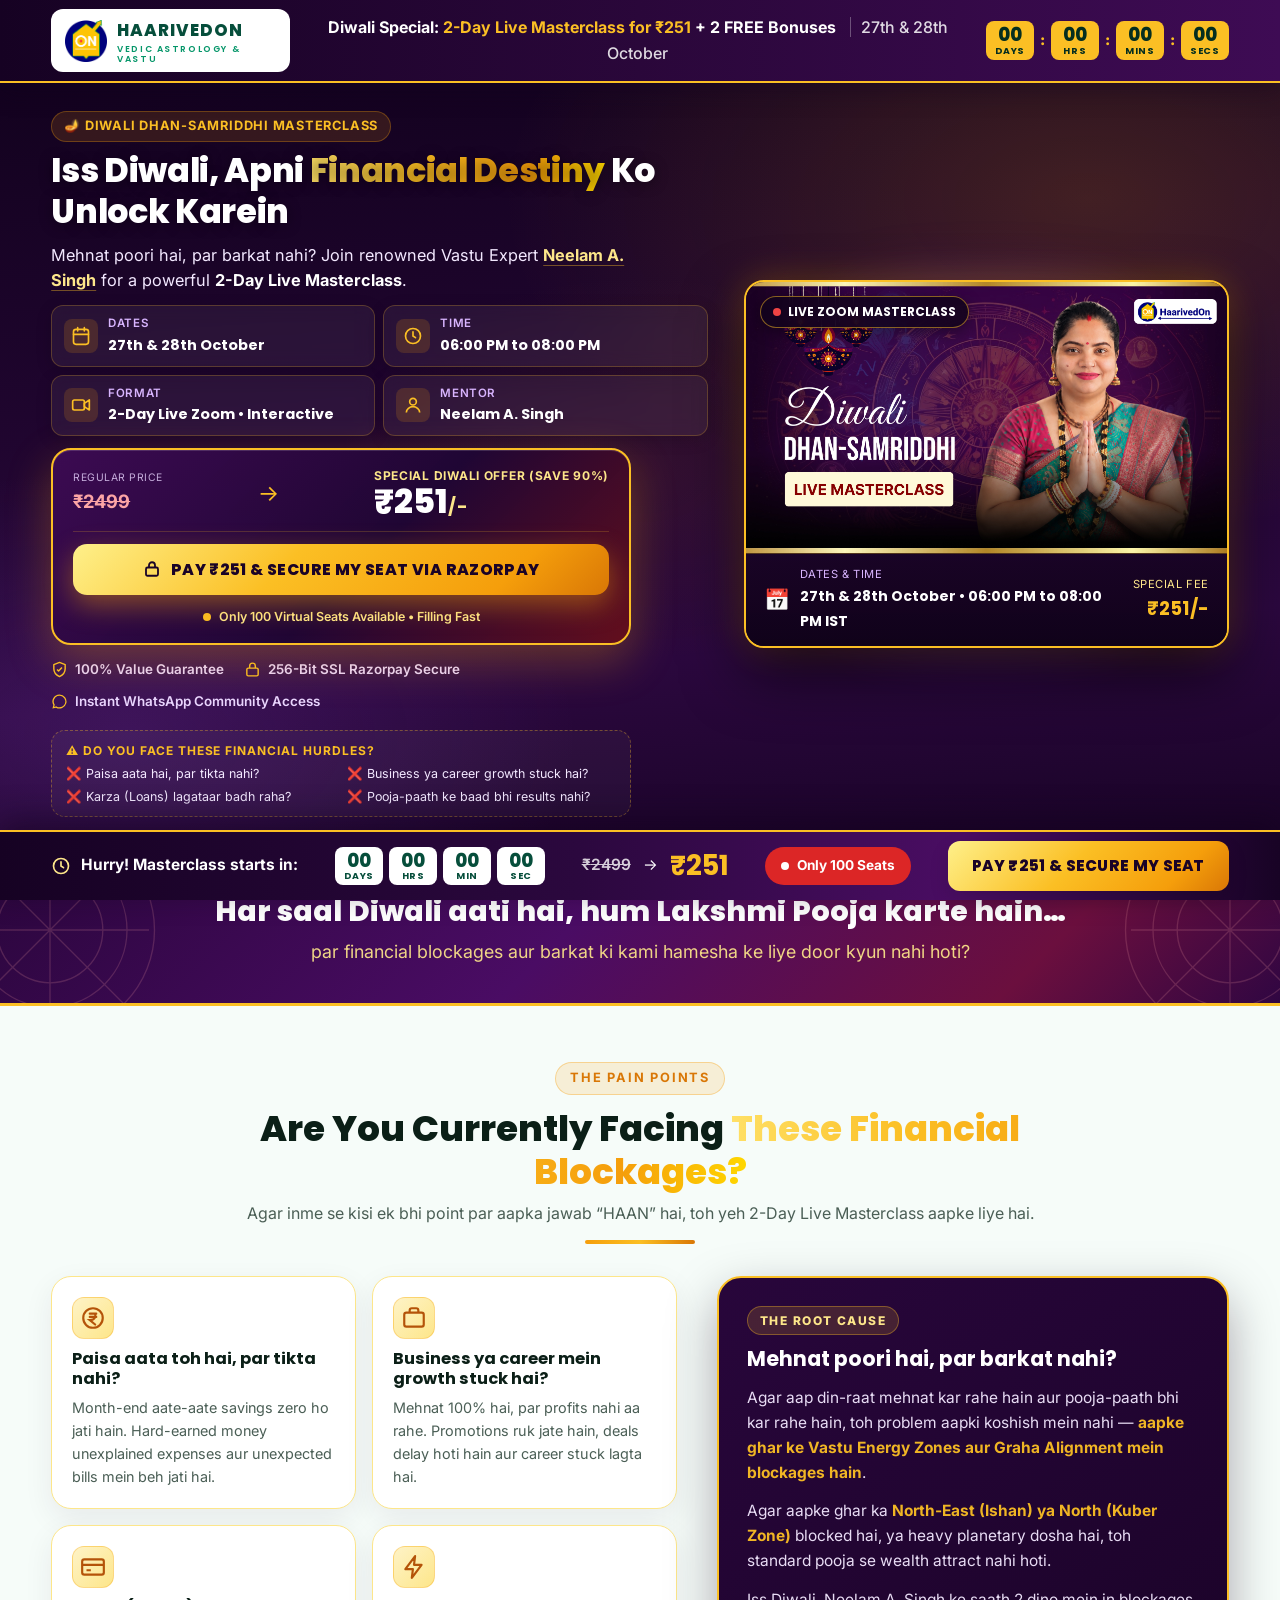
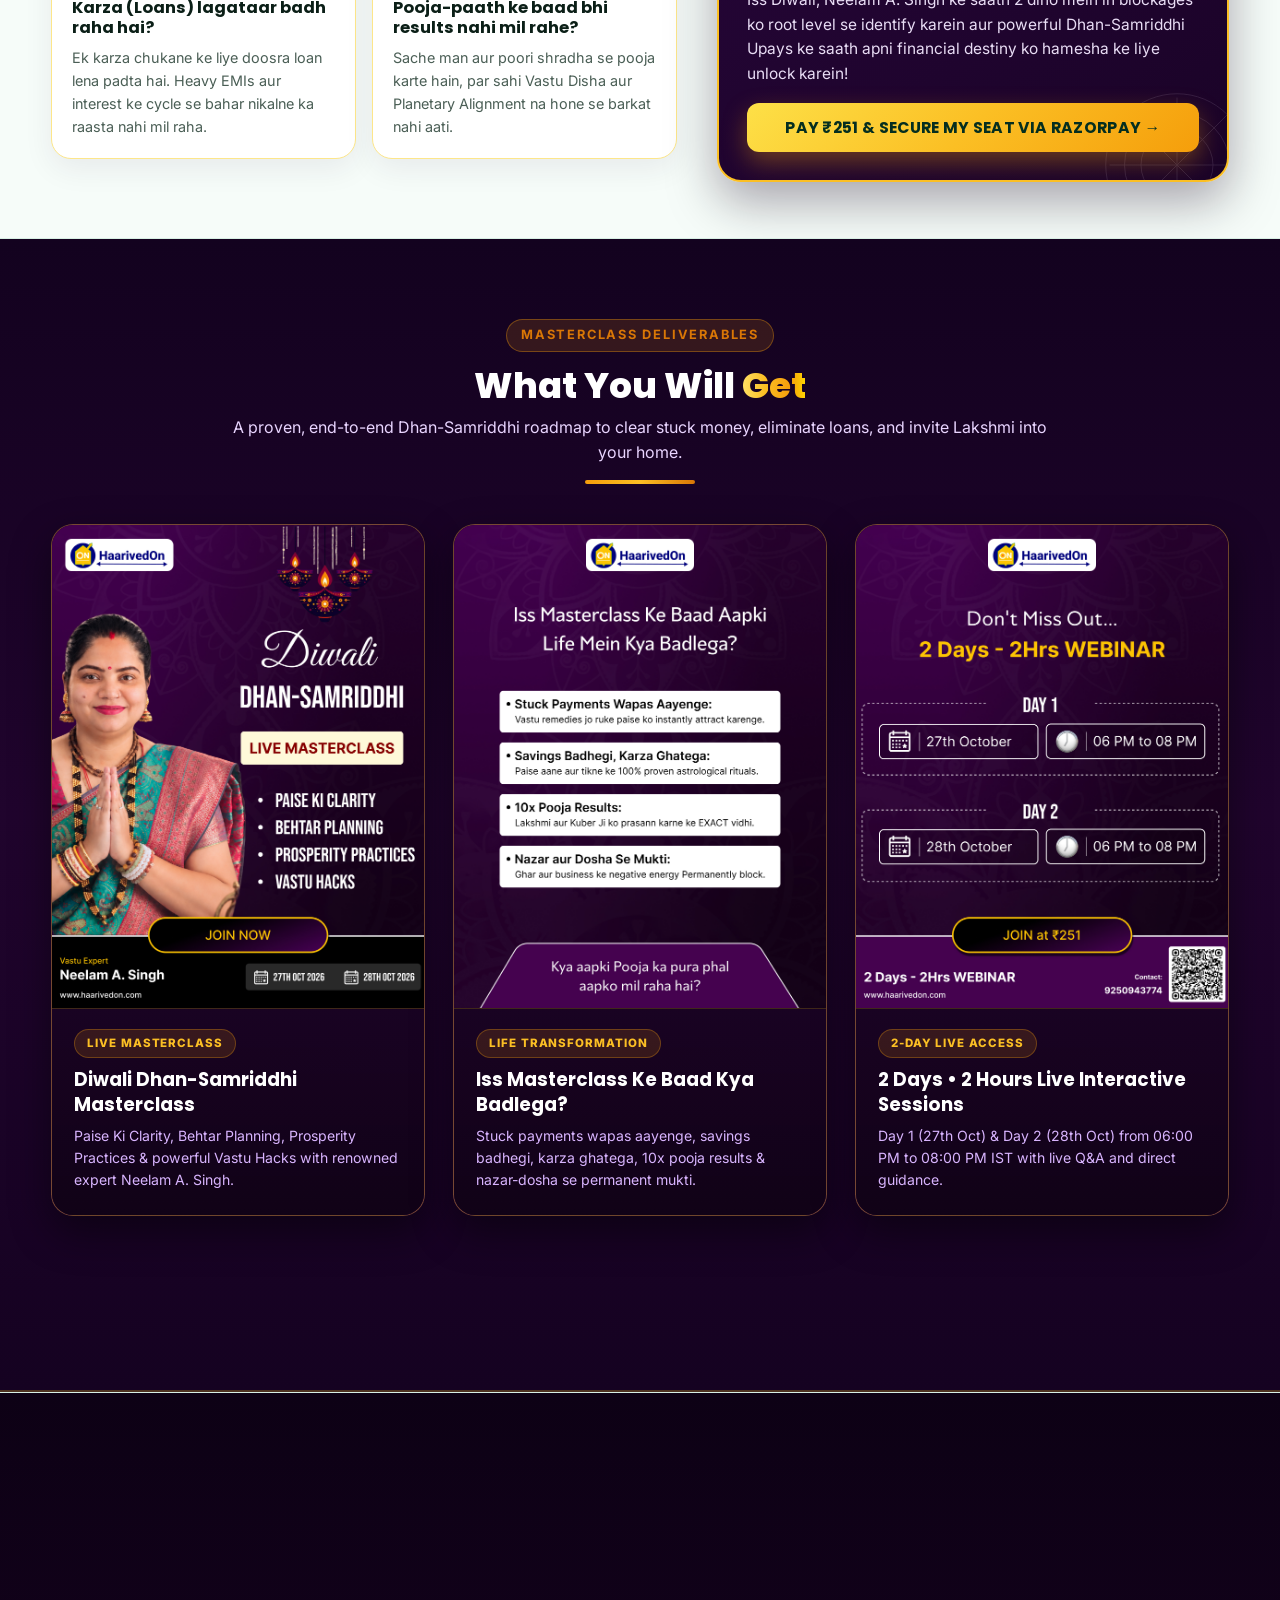
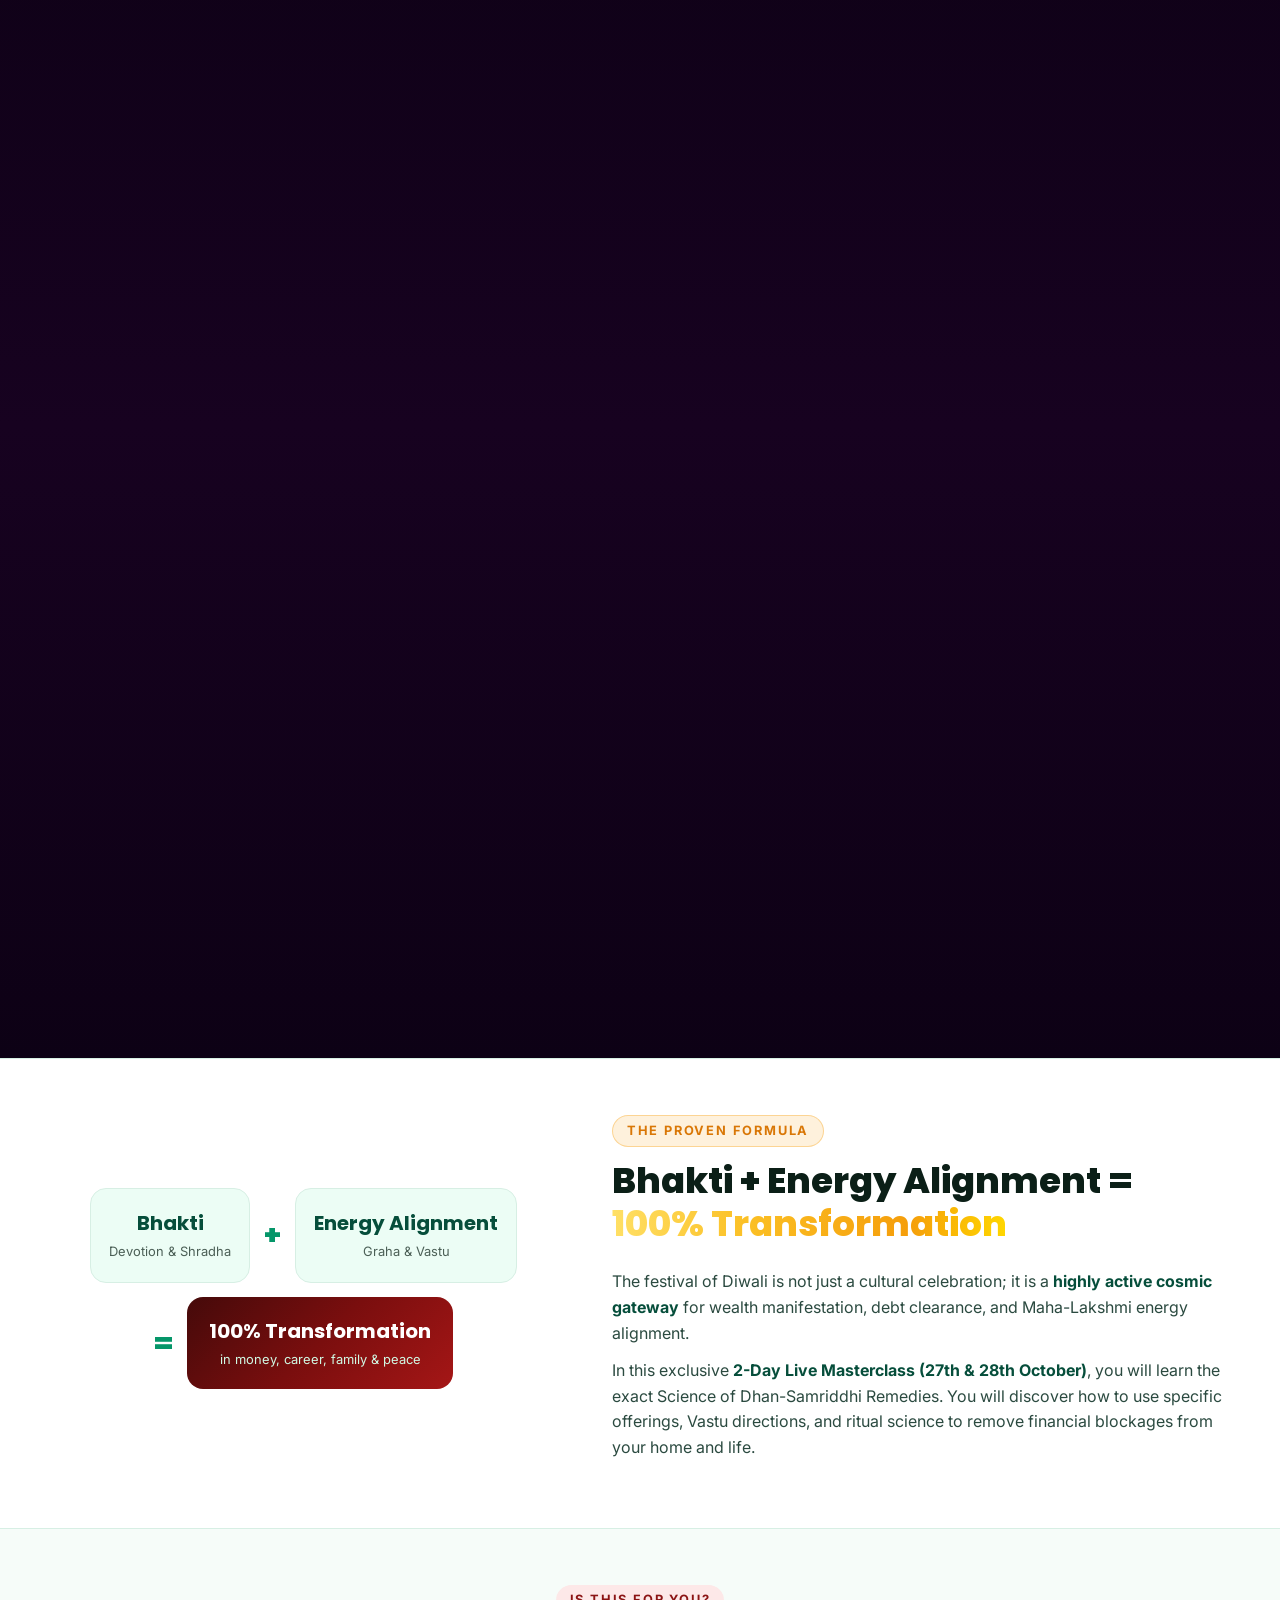
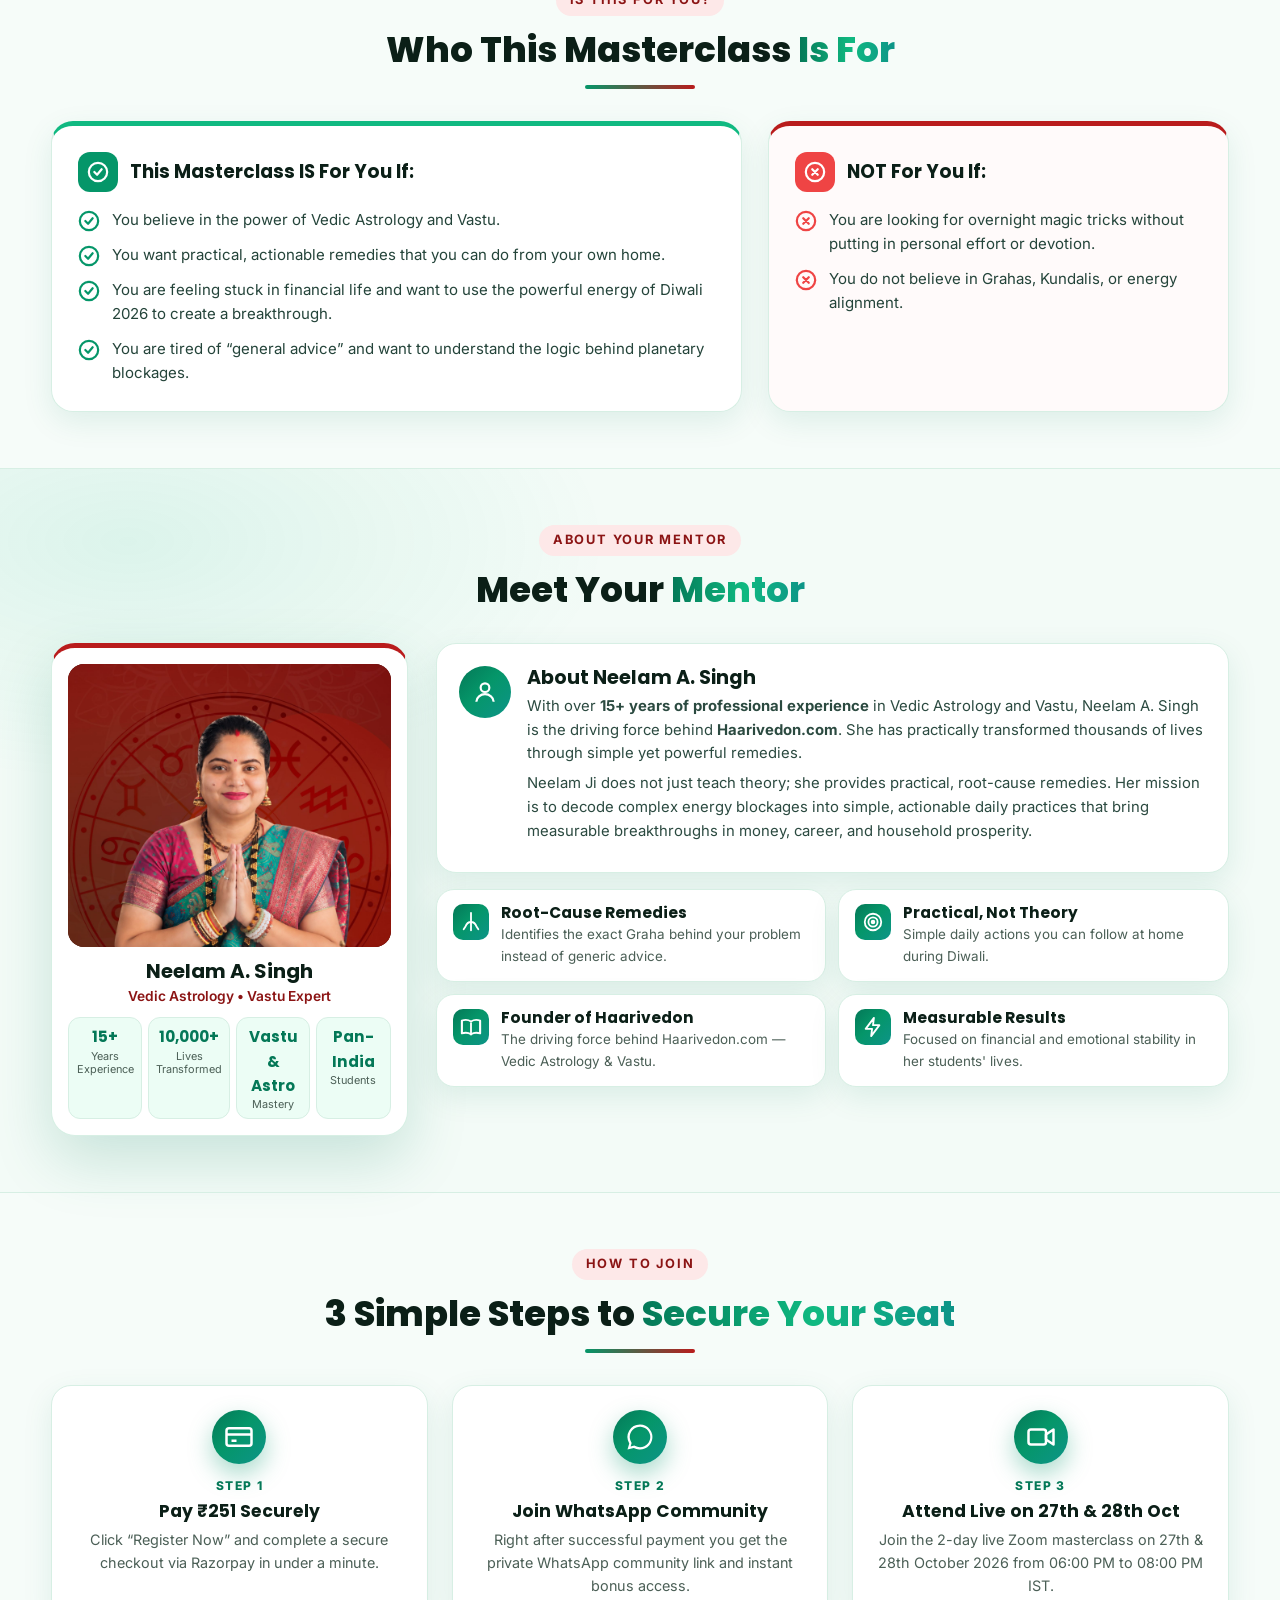
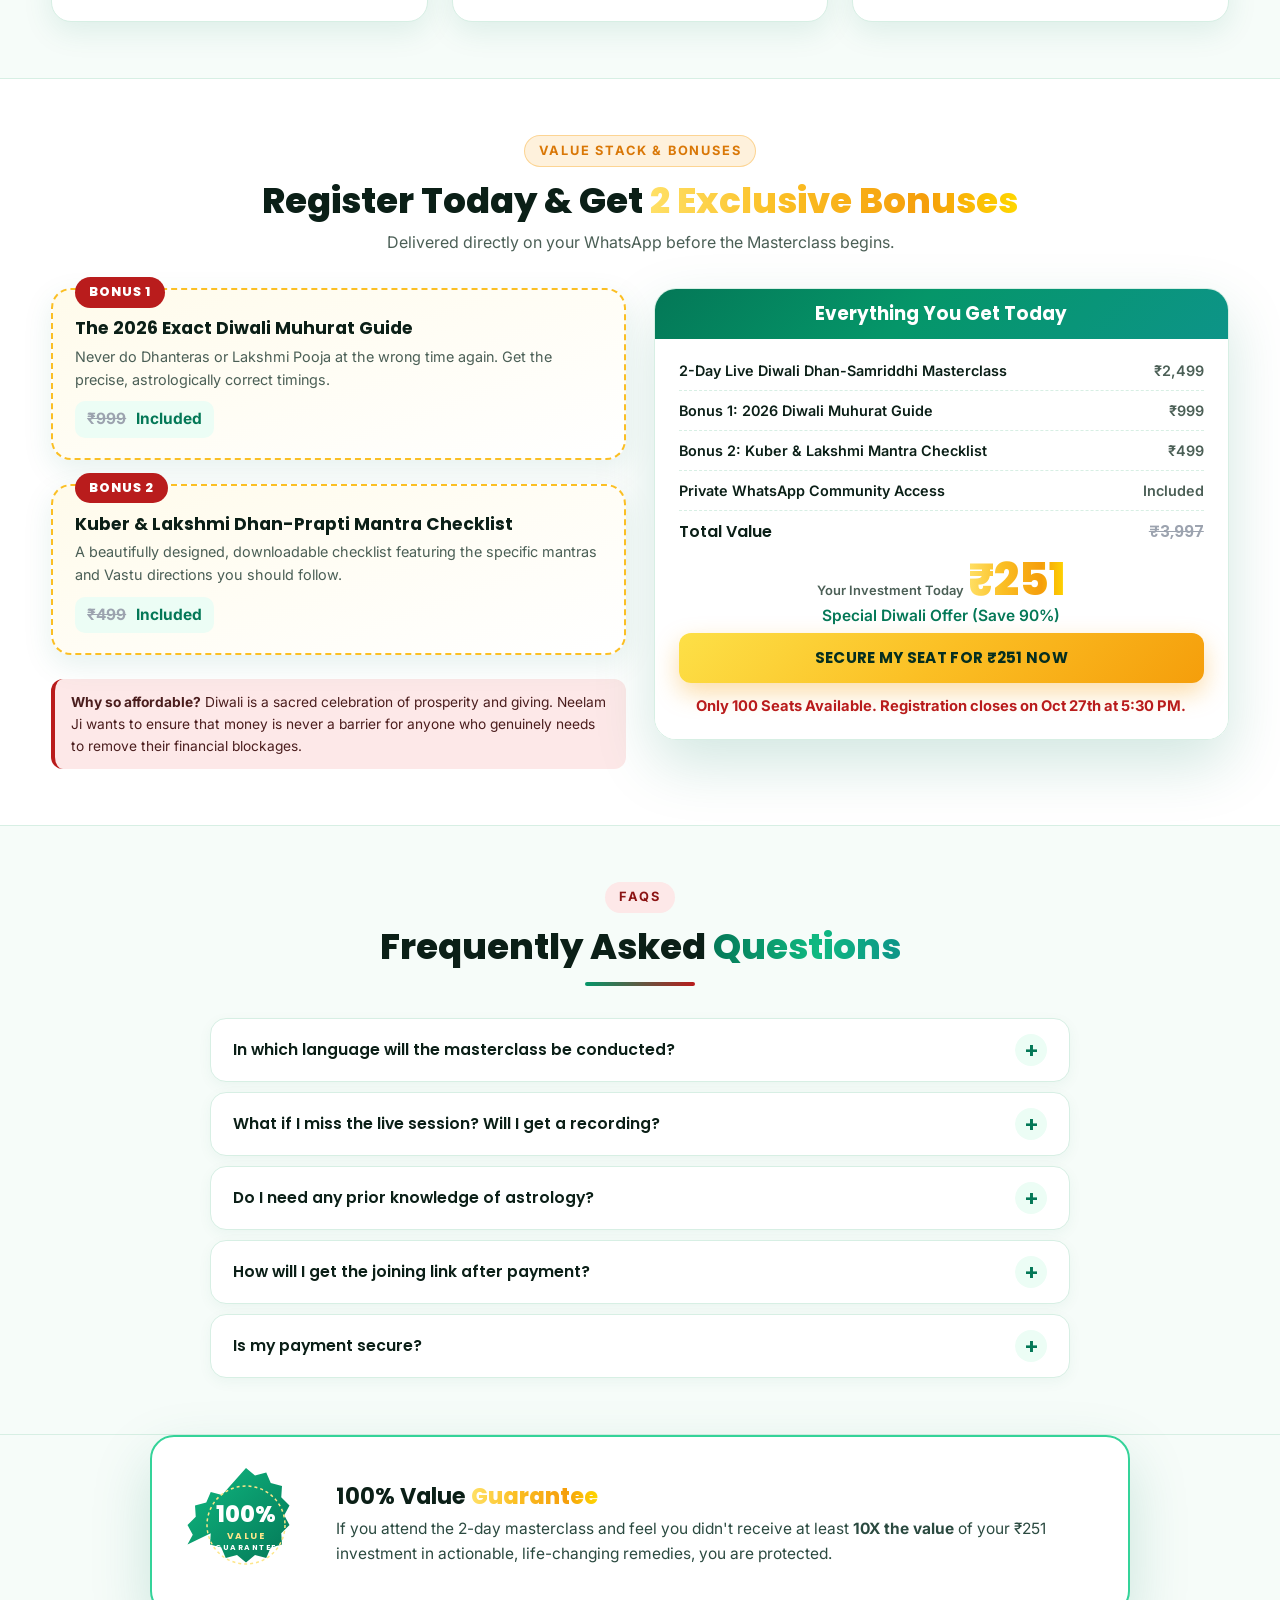
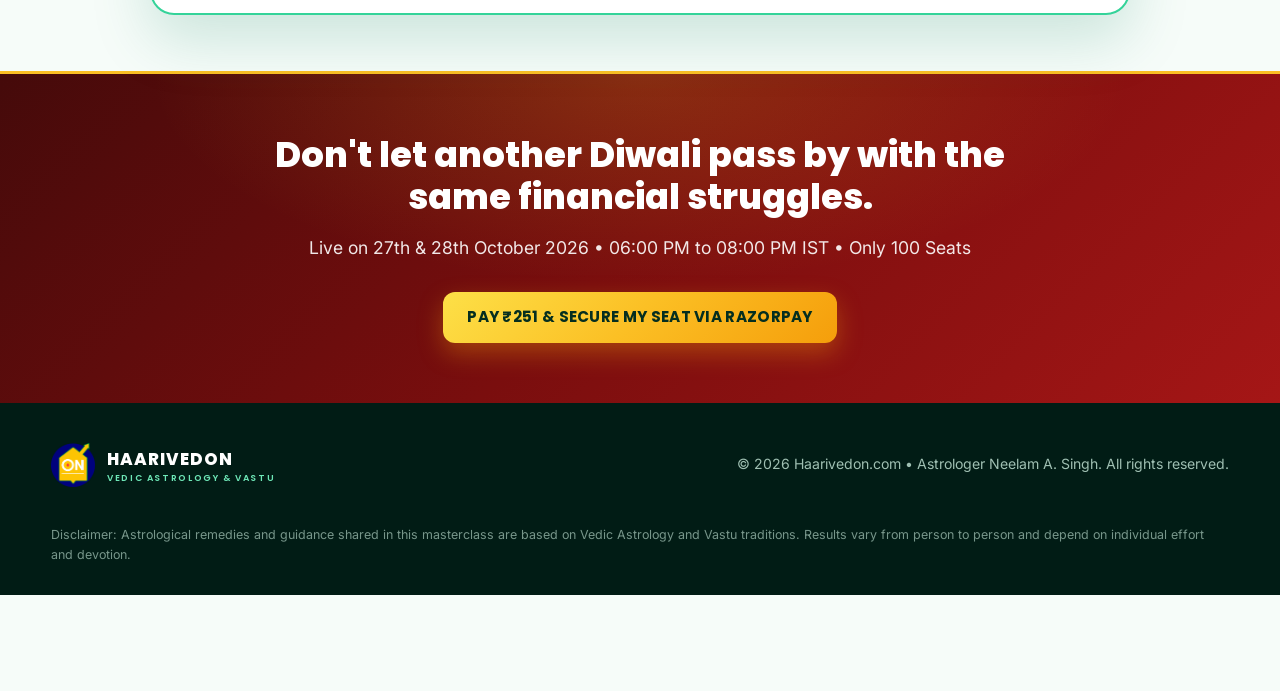
<file: index.html>
<!DOCTYPE html>
<html lang="en">

<head>
  <meta charset="UTF-8">
  <meta name="viewport" content="width=device-width, initial-scale=1.0, viewport-fit=cover">
  <link rel="icon" type="image/svg+xml" href="assets/logo1.png">
  <title>Diwali Dhan-Samriddhi Masterclass | 27th & 28th October | Neelam A. Singh – HAARIVEDON</title>
  <meta name="description"
    content="Iss Diwali, Apni Financial Destiny Ko Unlock Karein & Saare Financial Blockages Hamesha Ke Liye Door Karein! 2-Day Live Masterclass with Neelam A. Singh on 27th & 28th October, 06:00 PM to 08:00 PM IST. Just ₹251.">
  <meta property="og:title" content="Diwali Dhan-Samriddhi Masterclass with Neelam A. Singh – HAARIVEDON">
  <meta property="og:description"
    content="2-Day Live Masterclass on 27th & 28th October 2026, 06:00 PM to 08:00 PM IST. Iss Diwali, Apni Financial Destiny Ko Unlock Karein! Only 100 seats. ₹251.">
  <meta name="theme-color" content="#1a0328">
  <link rel="preconnect" href="https://fonts.googleapis.com">
  <link rel="preconnect" href="https://fonts.gstatic.com" crossorigin>
  <link
    href="https://fonts.googleapis.com/css2?family=Inter:wght@400;500;600;700&family=Poppins:wght@500;600;700;800&display=swap"
    rel="stylesheet">
  <link rel="stylesheet" href="styles.css">
  <script src="config.js"></script>
  <!-- Google tag (gtag.js) -->
  <script async src="https://www.googletagmanager.com/gtag/js?id=G-J8VN8JJF7T"></script>
  <script>
    window.dataLayer = window.dataLayer || [];
    function gtag(){dataLayer.push(arguments);}
    gtag('js', new Date());
    gtag('config', 'G-J8VN8JJF7T');
  </script>
  <!-- Meta Pixel Code -->
  <script>
    !function (f, b, e, v, n, t, s) {
      if (f.fbq) return; n = f.fbq = function () {
        n.callMethod ?
          n.callMethod.apply(n, arguments) : n.queue.push(arguments)
      };
      if (!f._fbq) f._fbq = n; n.push = n; n.loaded = !0; n.version = '2.0';
      n.queue = []; t = b.createElement(e); t.async = !0;
      t.src = v; s = b.getElementsByTagName(e)[0];
      s.parentNode.insertBefore(t, s)
    }(window, document, 'script',
      'https://connect.facebook.net/en_US/fbevents.js');
    fbq('init', '1376595110915461');
    fbq('track', 'PageView');
  </script>
  <noscript><img height="1" width="1" style="display:none"
      src="https://www.facebook.com/tr?id=1376595110915461&ev=PageView&noscript=1" /></noscript>
  <!-- End Meta Pixel Code -->
</head>

<body>

  <svg width="0" height="0" style="position:absolute" aria-hidden="true">
    <defs>
      <symbol id="i-cal" viewBox="0 0 24 24" fill="none" stroke="currentColor" stroke-width="2" stroke-linecap="round"
        stroke-linejoin="round">
        <rect x="3" y="4" width="18" height="18" rx="3" />
        <path d="M8 2v4M16 2v4M3 10h18" />
      </symbol>
      <symbol id="i-clock" viewBox="0 0 24 24" fill="none" stroke="currentColor" stroke-width="2"
        stroke-linecap="round">
        <circle cx="12" cy="12" r="9" />
        <path d="M12 7v5l3 2" />
      </symbol>
      <symbol id="i-video" viewBox="0 0 24 24" fill="none" stroke="currentColor" stroke-width="2"
        stroke-linejoin="round">
        <rect x="2" y="6" width="14" height="12" rx="2" />
        <path d="M16 10l6-4v12l-6-4z" />
      </symbol>
      <symbol id="i-users" viewBox="0 0 24 24" fill="none" stroke="currentColor" stroke-width="2"
        stroke-linecap="round">
        <circle cx="9" cy="8" r="4" />
        <path d="M2 21c0-4 3-6 7-6s7 2 7 6M16 4a4 4 0 011 0" />
      </symbol>
      <symbol id="i-check" viewBox="0 0 24 24" fill="none" stroke="currentColor" stroke-width="2.4"
        stroke-linecap="round" stroke-linejoin="round">
        <circle cx="12" cy="12" r="10" />
        <path d="M8 12l3 3 5-6" />
      </symbol>
      <symbol id="i-x" viewBox="0 0 24 24" fill="none" stroke="currentColor" stroke-width="2.4" stroke-linecap="round">
        <circle cx="12" cy="12" r="10" />
        <path d="M9 9l6 6M15 9l-6 6" />
      </symbol>
      <symbol id="i-shield" viewBox="0 0 24 24" fill="none" stroke="currentColor" stroke-width="2"
        stroke-linejoin="round">
        <path d="M12 2l8 3v6c0 5-3.5 9-8 11-4.5-2-8-6-8-11V5z" />
        <path d="M8.5 12l2.2 2.2 4.8-5" />
      </symbol>
      <symbol id="i-lock" viewBox="0 0 24 24" fill="none" stroke="currentColor" stroke-width="2">
        <rect x="4" y="10" width="16" height="11" rx="2" />
        <path d="M8 10V7a4 4 0 018 0v3" />
      </symbol>
      <symbol id="i-wa" viewBox="0 0 24 24" fill="currentColor">
        <path
          d="M12 2a10 10 0 00-8.6 15.1L2 22l5-1.3A10 10 0 1012 2zm0 18.2a8.2 8.2 0 01-4.2-1.2l-.3-.2-3 .8.8-2.9-.2-.3A8.2 8.2 0 1112 20.2z" />
      </symbol>
      <symbol id="i-star" viewBox="0 0 24 24" fill="currentColor">
        <path d="M12 2l3 6.6 7 .7-5.3 4.8 1.6 7-6.3-3.8L5.7 21l1.6-7L2 9.3l7-.7z" />
      </symbol>
      <symbol id="i-coin" viewBox="0 0 24 24" fill="none" stroke="currentColor" stroke-width="2" stroke-linecap="round">
        <circle cx="12" cy="12" r="9" />
        <path d="M9 8h6M9 11h6M13 8c2 0 2 6-4 6l5 4" />
      </symbol>
      <symbol id="i-brief" viewBox="0 0 24 24" fill="none" stroke="currentColor" stroke-width="2"
        stroke-linejoin="round">
        <rect x="3" y="7" width="18" height="13" rx="2" />
        <path d="M8 7V5a2 2 0 012-2h4a2 2 0 012 2v2" />
      </symbol>
      <symbol id="i-home" viewBox="0 0 24 24" fill="none" stroke="currentColor" stroke-width="2"
        stroke-linejoin="round">
        <path d="M3 11l9-8 9 8v9a1 1 0 01-1 1h-5v-6H9v6H4a1 1 0 01-1-1z" />
      </symbol>
      <symbol id="i-heart" viewBox="0 0 24 24" fill="none" stroke="currentColor" stroke-width="2"
        stroke-linejoin="round">
        <path d="M12 21s-8-5-8-11a4.5 4.5 0 018-3 4.5 4.5 0 018 3c0 6-8 11-8 11z" />
      </symbol>
      <symbol id="i-user" viewBox="0 0 24 24" fill="none" stroke="currentColor" stroke-width="2">
        <circle cx="12" cy="8" r="4" />
        <path d="M4 21c0-4 4-7 8-7s8 3 8 7" />
      </symbol>
      <symbol id="i-root" viewBox="0 0 24 24" fill="none" stroke="currentColor" stroke-width="2" stroke-linecap="round">
        <path d="M12 2v10M12 12c-3 0-5 2-6 5M12 12c3 0 5 2 6 5M12 12v9M6 17l-2 3M18 17l2 3" />
      </symbol>
      <symbol id="i-book" viewBox="0 0 24 24" fill="none" stroke="currentColor" stroke-width="2"
        stroke-linejoin="round">
        <path d="M2 5c3-1 7-1 10 1 3-2 7-2 10-1v14c-3-1-7-1-10 1-3-2-7-2-10-1z" />
        <path d="M2 5v14M12 7v14M22 5v14" />
      </symbol>
      <symbol id="i-spark" viewBox="0 0 24 24" fill="none" stroke="currentColor" stroke-width="2"
        stroke-linejoin="round">
        <path d="M13 2L4 14h7l-1 8 9-12h-7z" />
      </symbol>
      <symbol id="i-target" viewBox="0 0 24 24" fill="none" stroke="currentColor" stroke-width="2">
        <circle cx="12" cy="12" r="9" />
        <circle cx="12" cy="12" r="5" />
        <circle cx="12" cy="12" r="1.5" fill="currentColor" />
      </symbol>
      <symbol id="i-card" viewBox="0 0 24 24" fill="none" stroke="currentColor" stroke-width="2">
        <rect x="2" y="5" width="20" height="14" rx="2" />
        <path d="M2 10h20M6 15h4" />
      </symbol>
      <symbol id="i-lang" viewBox="0 0 24 24" fill="none" stroke="currentColor" stroke-width="2" stroke-linecap="round">
        <circle cx="12" cy="12" r="9" />
        <path d="M3 12h18M12 3c3 3 3 15 0 18M12 3c-3 3-[...]
    <symbol id=" logo" viewBox="0 0 40 40">
          <circle cx="20" cy="20" r="19" fill="#047857" />
          <g fill="none" stroke="#fde68a" stroke-width="1.6">
            <circle cx="20" cy="20" r="11" />
            <path d="M20 5v6M20 29v6M5 20h6M29 20h6" />
          </g>
      </symbol>
      <symbol id="mandala" viewBox="0 0 200 200">
        <g fill="none" stroke="currentColor" stroke-width="1.2">
          <circle cx="100" cy="100" r="95" />
          <circle cx="100" cy="100" r="70" />
          <circle cx="100" cy="100" r="48" />
          <path d="M100 10v180M10 100h180M32 32l136 136M168 32L32 168" />
        </g>
      </symbol>
    </defs>
  </svg>

  <header class="topbar">
    <div class="container">
      <a href="#" class="logo" aria-label="HAARIVEDON home"><img src="assets/logo1.png" alt="HAARIVEDON logo" width="40"
          height="40">
        <div>HAARIVEDON<small>VEDIC ASTROLOGY &amp; VASTU</small></div>
      </a>
      <div class="offer">Diwali Special: <b>2-Day Live Masterclass for &#8377;251</b> + 2 FREE Bonuses <span>27th &amp;
          28th October</span></div>
      <div class="cd" aria-label="Countdown to masterclass">
        <div class="u"><span data-cd="d">00</span><small>DAYS</small></div><span class="sep">:</span>
        <div class="u"><span data-cd="h">00</span><small>HRS</small></div><span class="sep">:</span>
        <div class="u"><span data-cd="m">00</span><small>MINS</small></div><span class="sep">:</span>
        <div class="u"><span data-cd="s">00</span><small>SECS</small></div>
      </div>
    </div>
  </header>

  <section class="hero">
    <div class="container hero-grid">
      <div>
        <div class="hero-tags-row">
          <!-- <span class="hero-badge"><i class="dot"></i> 2-DAY LIVE ZOOM MASTERCLASS &bull; DIWALI SPECIAL</span> -->
          <span class="hero-event-tag">&#129684; Diwali Dhan-Samriddhi Masterclass</span>
        </div>
        <h1 class="hero-title">Iss Diwali, Apni <span class="gold-gradient">Financial Destiny</span> Ko Unlock Karein

        </h1>
        <p class="hero-lead">Mehnat poori hai, par barkat nahi? Join renowned Vastu Expert <strong
            class="gold-lead-name">Neelam A. Singh</strong> for a powerful <strong>2-Day Live Masterclass</strong>.</p>

        <div class="hero-info-grid">
          <div class="hero-info-card">
            <div class="h-ic"><svg>
                <use href="#i-cal" />
              </svg></div>
            <div><small>Dates</small><b>27th &amp; 28th October</b></div>
          </div>
          <div class="hero-info-card">
            <div class="h-ic"><svg>
                <use href="#i-clock" />
              </svg></div>
            <div><small>Time</small><b>06:00 PM to 08:00 PM</b></div>
          </div>
          <div class="hero-info-card">
            <div class="h-ic"><svg>
                <use href="#i-video" />
              </svg></div>
            <div><small>Format</small><b>2-Day Live Zoom &bull; Interactive</b></div>
          </div>
          <div class="hero-info-card">
            <div class="h-ic"><svg>
                <use href="#i-user" />
              </svg></div>
            <div><small>Mentor</small><b>Neelam A. Singh</b></div>
          </div>
        </div>

        <!-- <div class="hero-chips">
          <span class="hero-chip"><svg>
              <use href="#i-star" />
            </svg>15+ Years Vastu &amp; Astro Mastery</span>
          <span class="hero-chip"><svg>
              <use href="#i-users" />
            </svg>Thousands of Lives Transformed</span>
          <span class="hero-chip"><svg>
              <use href="#i-lang" />
            </svg>Hinglish (Simple &amp; Practical)</span>
        </div> -->

        <div class="hero-price-card">
          <div class="h-price-row">
            <div class="h-price-old"><small>Regular Price</small><s>&#8377;<span data-regular>2499</span></s></div>
            <div class="h-price-arrow">&rarr;</div>
            <div class="h-price-now">
              <small>Special Diwali Offer (Save 90%)</small>
              <b>&#8377;<span data-price>251</span><small>/-</small></b>
            </div>
          </div>
          <a href="#checkout-modal" class="btn btn-gold btn-hero-pay pulse" data-pay id="hero-cta-btn">
            <svg width="18" height="18" viewBox="0 0 24 24" fill="none" stroke="currentColor" stroke-width="2.4" aria-hidden="true">
              <rect x="4" y="10" width="16" height="11" rx="2" />
              <path d="M8 10V7a4 4 0 018 0v3" />
            </svg>
            <span>PAY &#8377;<span data-price>251</span> &amp; SECURE MY SEAT VIA RAZORPAY</span>
          </a>
          <div class="h-seat-alert">
            <span class="live-dot-yellow"></span> Only 100 Virtual Seats Available &bull; Filling Fast
          </div>
        </div>

        <div class="hero-trust">
          <span><svg>
              <use href="#i-shield" />
            </svg>100% Value Guarantee</span>
          <span><svg>
              <use href="#i-lock" />
            </svg>256-Bit SSL Razorpay Secure</span>
          <span><svg>
              <use href="#i-wa" />
            </svg>Instant WhatsApp Community Access</span>
        </div>

        <div class="hero-pain-teaser">
          <div class="pain-teaser-head">&#9888;&#65039; DO YOU FACE THESE FINANCIAL HURDLES?</div>
          <div class="pain-teaser-grid">
            <span>&#10060; Paisa aata hai, par tikta nahi?</span>
            <span>&#10060; Business ya career growth stuck hai?</span>
            <span>&#10060; Karza (Loans) lagataar badh raha?</span>
            <span>&#10060; Pooja-paath ke baad bhi results nahi?</span>
          </div>
        </div>
      </div>

      <div class="hero-poster-card reveal">
        <div class="poster-glow-aura"></div>
        <div class="poster-frame">
          <div class="poster-badge-top">
            <span class="dot-live-red"></span> LIVE ZOOM MASTERCLASS
          </div>
          <img class="hero-cover-img" src="assets/Webinar cover.jpeg"
            alt="Diwali Dhan-Samriddhi Masterclass with Neelam A. Singh – 27th & 28th October, 06:00 PM to 08:00 PM IST"
            width="1920" height="1080" fetchpriority="high">
          <div class="poster-bottom-meta">
            <div class="p-meta-date">
              <span class="p-meta-icon">&#128197;</span>
              <div>
                <small>Dates &amp; Time</small>
                <b>27th &amp; 28th October &bull; 06:00 PM to 08:00 PM IST</b>
              </div>
            </div>
            <div class="p-meta-fee">
              <small>Special Fee</small>
              <b>&#8377;251/-</b>
            </div>
          </div>
        </div>
      </div>
    </div>
  </section>

  <!-- BAND -->
  <section class="band band-diwali">
    <svg class="band-mandala l" aria-hidden="true">
      <use href="#mandala" />
    </svg><svg class="band-mandala r" aria-hidden="true">
      <use href="#mandala" />
    </svg>
    <div class="container">
      <h2>Har saal Diwali aati hai, hum Lakshmi Pooja karte hain&hellip;</h2>
      <p>par financial blockages aur barkat ki kami hamesha ke liye door kyun nahi hoti?</p>
    </div>
  </section>

  <!-- PROBLEM -->
  <section class="section problem-diwali" id="problem">
    <div class="container">
      <div class="section-head reveal">
        <span class="eyebrow eyebrow-diwali">The Pain Points</span>
        <h2>Are You Currently Facing <span class="grad-gold-text">These Financial Blockages?</span></h2>
        <p>Agar inme se kisi ek bhi point par aapka jawab &ldquo;HAAN&rdquo; hai, toh yeh 2-Day Live Masterclass aapke
          liye hai.</p>
        <div class="bar bar-gold"></div>
      </div>
      <div class="prob-grid">
        <div class="cards2">
          <div class="card card-diwali reveal">
            <div class="ic ic-diwali"><svg>
                <use href="#i-coin" />
              </svg></div>
            <h3>Paisa aata toh hai, par tikta nahi?</h3>
            <p>Month-end aate-aate savings zero ho jati hain. Hard-earned money unexplained expenses aur unexpected
              bills mein beh jati hai.</p>
          </div>
          <div class="card card-diwali reveal">
            <div class="ic ic-diwali"><svg>
                <use href="#i-brief" />
              </svg></div>
            <h3>Business ya career mein growth stuck hai?</h3>
            <p>Mehnat 100% hai, par profits nahi aa rahe. Promotions ruk jate hain, deals delay hoti hain aur career
              stuck lagta hai.</p>
          </div>
          <div class="card card-diwali reveal">
            <div class="ic ic-diwali"><svg>
                <use href="#i-card" />
              </svg></div>
            <h3>Karza (Loans) lagataar badh raha hai?</h3>
            <p>Ek karza chukane ke liye doosra loan lena padta hai. Heavy EMIs aur interest ke cycle se bahar nikalne ka
              raasta nahi mil raha.</p>
          </div>
          <div class="card card-diwali reveal">
            <div class="ic ic-diwali"><svg>
                <use href="#i-spark" />
              </svg></div>
            <h3>Pooja-paath ke baad bhi results nahi mil rahe?</h3>
            <p>Sache man aur poori shradha se pooja karte hain, par sahi Vastu Disha aur Planetary Alignment na hone se
              barkat nahi aati.</p>
          </div>
        </div>
        <div class="callout callout-diwali reveal">
          <svg class="mandala" aria-hidden="true">
            <use href="#mandala" />
          </svg>
          <div class="callout-badge">THE ROOT CAUSE</div>
          <h3>Mehnat poori hai, par barkat nahi?</h3>
          <p>Agar aap din-raat mehnat kar rahe hain aur pooja-paath bhi kar rahe hain, toh problem aapki koshish mein
            nahi &mdash; <b>aapke ghar ke Vastu Energy Zones aur Graha Alignment mein blockages hain</b>.</p>
          <p>Agar aapke ghar ka <b>North-East (Ishan) ya North (Kuber Zone)</b> blocked hai, ya heavy planetary dosha
            hai, toh standard pooja se wealth attract nahi hoti.</p>
          <p>Iss Diwali, Neelam A. Singh ke saath 2 dino mein in blockages ko root level se identify karein aur powerful
            Dhan-Samriddhi Upays ke saath apni financial destiny ko hamesha ke liye unlock karein!</p>
          <a href="#checkout-modal" class="btn btn-gold btn-callout-pay pulse" data-pay id="blockage-cta-btn">
            <span>PAY &#8377;<span data-price>251</span> &amp; SECURE MY SEAT VIA RAZORPAY &rarr;</span>
          </a>
        </div>
      </div>
    </div>
  </section>

  <!-- WHAT YOU WILL GET -->
  <section class="section what-you-get-sec" id="what-you-get">
    <div class="container">
      <div class="section-head reveal">
        <span class="eyebrow eyebrow-diwali">Masterclass Deliverables</span>
        <h2>What You Will <span class="grad-gold-text">Get</span></h2>
        <p>A proven, end-to-end Dhan-Samriddhi roadmap to clear stuck money, eliminate loans, and invite Lakshmi into
          your home.</p>
        <div class="bar bar-gold"></div>
      </div>

      <div class="what-get-grid">
        <div class="what-get-card reveal">
          <div class="what-get-img-wrap">
            <img src="assets/Diwali ad 1.jpeg" alt="Diwali Dhan-Samriddhi Live Masterclass with Neelam A. Singh"
              class="what-get-img" loading="lazy">
          </div>
          <div class="what-get-info">
            <span class="what-get-badge">Live Masterclass</span>
            <h3>Diwali Dhan-Samriddhi Masterclass</h3>
            <p>Paise Ki Clarity, Behtar Planning, Prosperity Practices &amp; powerful Vastu Hacks with renowned expert
              Neelam A. Singh.</p>
          </div>
        </div>

        <div class="what-get-card reveal">
          <div class="what-get-img-wrap">
            <img src="assets/Diwali ad 2.jpeg" alt="Iss Masterclass Ke Baad Aapki Life Mein Kya Badlega?"
              class="what-get-img" loading="lazy">
          </div>
          <div class="what-get-info">
            <span class="what-get-badge">Life Transformation</span>
            <h3>Iss Masterclass Ke Baad Kya Badlega?</h3>
            <p>Stuck payments wapas aayenge, savings badhegi, karza ghatega, 10x pooja results &amp; nazar-dosha se
              permanent mukti.</p>
          </div>
        </div>

        <div class="what-get-card reveal">
          <div class="what-get-img-wrap">
            <img src="assets/Diwali ad 3.jpeg" alt="2 Days 2 Hours Live Webinar Schedule & Access" class="what-get-img"
              loading="lazy">
          </div>
          <div class="what-get-info">
            <span class="what-get-badge">2-Day Live Access</span>
            <h3>2 Days &bull; 2 Hours Live Interactive Sessions</h3>
            <p>Day 1 (27th Oct) &amp; Day 2 (28th Oct) from 06:00 PM to 08:00 PM IST with live Q&amp;A and direct
              guidance.</p>
          </div>
        </div>
      </div>

      <div class="what-get-cta reveal">
        <a href="#checkout-modal" class="btn btn-gold pulse" data-pay><span>PAY &#8377;<span data-price>251</span> &amp; GET
          COMPLETE ACCESS TODAY &rarr;</span></a>
      </div>
    </div>
  </section>

  <!-- MASTERCLASS CURRICULUM -->
  <section class="section curriculum-sec" id="curriculum">
    <div class="container">
      <div class="section-head reveal">
        <span class="eyebrow eyebrow-diwali">2-Day Intensive Schedule</span>
        <h2>Masterclass <span class="grad-gold-text">Curriculum</span></h2>
        <p>A step-by-step 2-day live interactive journey to clear financial blockages and anchor permanent prosperity.
        </p>
        <div class="bar bar-gold"></div>
      </div>

      <div class="curriculum-cards">
        <!-- DAY 1 CARD -->
        <div class="curr-card reveal">
          <div class="curr-card-top">
            <div class="curr-day-pill">
              <span class="curr-day-badge">DAY 1</span>
              <span class="curr-date">27th October 2026</span>
            </div>
            <div class="curr-time">
              <svg width="15" height="15" viewBox="0 0 24 24" fill="none" stroke="currentColor" stroke-width="2.2">
                <circle cx="12" cy="12" r="10" />
                <polyline points="12 6 12 12 16 14" />
              </svg>
              <span>06:00 PM to 08:00 PM IST</span>
            </div>
          </div>

          <div class="curr-card-head">
            <div class="curr-icon">
              <svg viewBox="0 0 24 24" fill="none" stroke="currentColor" stroke-width="2">
                <path d="M12 2c1.2 2 2 3.8 2 5.5a2 2 0 1 1-4 0c0-1.7.8-3.5 2-5.5z" fill="#f59e0b" stroke="#f59e0b" />
                <path d="M5 14c0 3.8 3.1 7 7 7s7-3.2 7-7H5z" fill="rgba(245, 158, 11, 0.18)" />
                <path d="M3 14h18M8 21h8" />
              </svg>
            </div>
            <div>
              <span class="curr-subtitle">Dhanteras Blueprint</span>
              <h3 class="curr-title">Day 1: Dhanteras Blueprint &amp; Blockage Removal</h3>
            </div>
          </div>

          <p class="curr-desc">Deep-dive into the sacred rules of Dhanteras, identify hidden energy blocks holding back
            your savings, and prepare your home for maximum Diwali blessings.</p>

          <ul class="curr-list">
            <li>
              <span class="curr-bullet-icon">
                <svg viewBox="0 0 24 24" fill="none" stroke="currentColor" stroke-width="3">
                  <polyline points="20 6 9 17 4 12" />
                </svg>
              </span>
              <div class="curr-item-text">
                <b>Dhanteras ke secret rules (Kya kharidein, kya avoid karein)</b>
                <span>Learn what sacred items attract wealth and which purchases bring unintentional financial
                  drains.</span>
              </div>
            </li>
            <li>
              <span class="curr-bullet-icon">
                <svg viewBox="0 0 24 24" fill="none" stroke="currentColor" stroke-width="3">
                  <polyline points="20 6 9 17 4 12" />
                </svg>
              </span>
              <div class="curr-item-text">
                <b>Dhanteras 2026 ke auspicious Muhurat</b>
                <span>Astrologically accurate planetary timings for shopping, metal buying, and first deep-daan.</span>
              </div>
            </li>
            <li>
              <span class="curr-bullet-icon">
                <svg viewBox="0 0 24 24" fill="none" stroke="currentColor" stroke-width="3">
                  <polyline points="20 6 9 17 4 12" />
                </svg>
              </span>
              <div class="curr-item-text">
                <b>Instant financial blockage removal techniques &amp; Yantras</b>
                <span>Vedic Upays and Yantra placements to clear stalled cashflow, delayed salary/payments, and business
                  stagnation.</span>
              </div>
            </li>
          </ul>

          <div class="curr-card-foot">
            <span class="curr-tag">&#10024; Key Focus: Root Blockage Clearance &amp; Auspicious Muhurat</span>
          </div>
        </div>

        <!-- DAY 2 CARD -->
        <div class="curr-card curr-card-highlight reveal">
          <div class="curr-card-top">
            <div class="curr-day-pill curr-day-pill-gold">
              <span class="curr-day-badge">DAY 2</span>
              <span class="curr-date">28th October 2026</span>
            </div>
            <div class="curr-time">
              <svg width="15" height="15" viewBox="0 0 24 24" fill="none" stroke="currentColor" stroke-width="2.2">
                <circle cx="12" cy="12" r="10" />
                <polyline points="12 6 12 12 16 14" />
              </svg>
              <span>06:00 PM to 08:00 PM IST</span>
            </div>
          </div>

          <div class="curr-card-head">
            <div class="curr-icon">
              <svg viewBox="0 0 24 24" fill="none" stroke="currentColor" stroke-width="2">
                <circle cx="12" cy="12" r="8" fill="rgba(245, 158, 11, 0.2)" stroke="#f59e0b" />
                <path d="M12 2v4M12 18v4M2 12h4M18 12h4" stroke="#f59e0b" stroke-linecap="round" />
                <circle cx="12" cy="12" r="3" fill="#f59e0b" />
              </svg>
            </div>
            <div>
              <span class="curr-subtitle">Diwali Maha-Lakshmi Special</span>
              <h3 class="curr-title">Day 2: Diwali Prosperity &amp; Wealth Anchoring</h3>
            </div>
          </div>

          <p class="curr-desc">Align your home's energy grid with Diwali cosmic gates, perform the exact Lakshmi-Ganesh
            &amp; Chopda Pujan rituals, and ask your personal doubts live.</p>

          <ul class="curr-list">
            <li>
              <span class="curr-bullet-icon">
                <svg viewBox="0 0 24 24" fill="none" stroke="currentColor" stroke-width="3">
                  <polyline points="20 6 9 17 4 12" />
                </svg>
              </span>
              <div class="curr-item-text">
                <b>Diwali special planetary alignments</b>
                <span>Harness rare astrological combinations occurring on Diwali 2026 for 10x manifestation.</span>
              </div>
            </li>
            <li>
              <span class="curr-bullet-icon">
                <svg viewBox="0 0 24 24" fill="none" stroke="currentColor" stroke-width="3">
                  <polyline points="20 6 9 17 4 12" />
                </svg>
              </span>
              <div class="curr-item-text">
                <b>Lakshmi-Ganesh &amp; Chopda Pujan precise timings</b>
                <span>Accurate Pradosh, Sthir Lagna &amp; Nishita Kaal Muhurat for lasting wealth and business ledger
                  blessings.</span>
              </div>
            </li>
            <li>
              <span class="curr-bullet-icon">
                <svg viewBox="0 0 24 24" fill="none" stroke="currentColor" stroke-width="3">
                  <polyline points="20 6 9 17 4 12" />
                </svg>
              </span>
              <div class="curr-item-text">
                <b>Vastu remedies for permanent cashflow &amp; debt reduction</b>
                <span>Actionable North (Kuber) and South-East directional corrections to cut loans and lock in
                  savings.</span>
              </div>
            </li>
            <li>
              <span class="curr-bullet-icon">
                <svg viewBox="0 0 24 24" fill="none" stroke="currentColor" stroke-width="3">
                  <polyline points="20 6 9 17 4 12" />
                </svg>
              </span>
              <div class="curr-item-text">
                <b>Live Q&amp;A session</b>
                <span>Get direct personal answers to your Vastu, horoscope, and financial blockage questions from Neelam
                  Ji.</span>
              </div>
            </li>
          </ul>

          <div class="curr-card-foot">
            <span class="curr-tag">&#10024; Key Focus: Debt Reduction, Wealth Magnetism &amp; Live Q&amp;A</span>
          </div>
        </div>
      </div>

      <div class="curr-cta-box reveal">
        <div class="curr-cta-info">
          <span class="curr-live-pulse"></span>
          <span><b>2 Days Live on Zoom &bull; 27th &amp; 28th October (6 PM to 8 PM)</b> &bull; Recordings &amp; Notes
            Included</span>
        </div>
        <a href="#checkout-modal" class="btn btn-gold pulse" data-pay><span>PAY &#8377;<span data-price>251</span> &amp; SECURE MY
          SEAT VIA RAZORPAY &rarr;</span></a>
      </div>
    </div>
  </section>

  <!-- SOLUTION -->
  <section class="section solution" id="solution">
    <div class="container sol-grid">
      <div class="reveal">
        <div class="equation">
          <div class="eq"><b>Bhakti</b><small>Devotion &amp; Shradha</small></div>
          <div class="op">+</div>
          <div class="eq"><b>Energy Alignment</b><small>Graha &amp; Vastu</small></div>
        </div>
        <div class="equation">
          <div class="op">=</div>
          <div class="eq final"><b>100% Transformation</b><small>in money, career, family &amp; peace</small></div>
        </div>
      </div>
      <div class="sol-text reveal">
        <div class="section-head" style="text-align:left;margin:0 0 24px">
          <span class="eyebrow eyebrow-diwali">The Proven Formula</span>
          <h2>Bhakti + Energy Alignment = <span class="grad-gold-text">100% Transformation</span></h2>
        </div>
        <p>The festival of Diwali is not just a cultural celebration; it is a <b>highly active cosmic gateway</b> for
          wealth manifestation, debt clearance, and Maha-Lakshmi energy alignment.</p>
        <p>In this exclusive <b>2-Day Live Masterclass (27th &amp; 28th October)</b>, you will learn the exact Science
          of Dhan-Samriddhi Remedies. You
          will discover how to use specific offerings, Vastu directions, and ritual science to remove financial
          blockages
          from your home and life.</p>
      </div>
    </div>
  </section>

  <!-- WHO FOR -->
  <section class="section">
    <div class="container">
      <div class="section-head reveal">
        <span class="eyebrow">Is This For You?</span>
        <h2>Who This Masterclass <span class="grad-text">Is For</span></h2>
        <div class="bar"></div>
      </div>
      <div class="fit-grid">
        <div class="fit yes reveal">
          <h3><span class="badge"><svg width="22" height="22">
                <use href="#i-check" />
              </svg></span>This Masterclass IS For You If:</h3>
          <ul>
            <li><svg>
                <use href="#i-check" />
              </svg>You believe in the power of Vedic Astrology and Vastu.</li>
            <li><svg>
                <use href="#i-check" />
              </svg>You want practical, actionable remedies that you can do from your own home.</li>
            <li><svg>
                <use href="#i-check" />
              </svg>You are feeling stuck in financial life and want to use the powerful energy of Diwali 2026 to create
              a
              breakthrough.</li>
            <li><svg>
                <use href="#i-check" />
              </svg>You are tired of &ldquo;general advice&rdquo; and want to understand the logic behind planetary
              blockages.</li>
          </ul>
        </div>
        <div class="fit no reveal">
          <h3><span class="badge"><svg width="22" height="22">
                <use href="#i-x" />
              </svg></span>NOT For You If:</h3>
          <ul>
            <li><svg>
                <use href="#i-x" />
              </svg>You are looking for overnight magic tricks without putting in personal effort or devotion.</li>
            <li><svg>
                <use href="#i-x" />
              </svg>You do not believe in Grahas, Kundalis, or energy alignment.</li>
          </ul>
        </div>
      </div>
    </div>
  </section>

  <!-- MENTOR -->
  <section class="section mentor-sec" id="mentor">
    <div class="container">
      <div class="section-head reveal">
        <span class="eyebrow">About Your Mentor</span>
        <h2>Meet Your <span class="grad-text">Mentor</span></h2>
      </div>
      <div class="mentor-grid">
        <div class="m-card reveal">
          <div class="m-photo" data-mentor-photo>
            <svg viewBox="0 0 200 200" color="#fde68a">
              <use href="#mandala" />
            </svg>
            <span class="ph">NN</span>
          </div>
          <h3>Neelam A. Singh</h3>
          <div class="role">Vedic Astrology &bull; Vastu Expert</div>
          <div class="stats">
            <div class="stat"><b>15+</b><small>Years Experience</small></div>
            <div class="stat"><b>10,000+</b><small>Lives Transformed</small></div>
            <div class="stat"><b>Vastu &amp; Astro</b><small>Mastery</small></div>
            <div class="stat"><b>Pan-India</b><small>Students</small></div>
          </div>
        </div>
        <div>
          <div class="about reveal">
            <div class="ic"><svg width="26" height="26">
                <use href="#i-user" />
              </svg></div>
            <div>
              <h3>About Neelam A. Singh</h3>
              <p>With over <b>15+ years of professional experience</b> in Vedic Astrology and Vastu, Neelam A. Singh
                is the driving force behind <b>Haarivedon.com</b>. She has practically transformed thousands of lives
                through simple yet powerful remedies.</p>
              <p>Neelam Ji does not just teach theory; she provides practical, root-cause remedies. Her mission is to
                decode complex energy blockages into simple, actionable daily practices that bring measurable
                breakthroughs in
                money, career, and household prosperity.</p>
            </div>
          </div>
          <div class="feat">
            <div class="card reveal">
              <div class="ic"><svg>
                  <use href="#i-root" />
                </svg></div>
              <div>
                <h3>Root-Cause Remedies</h3>
                <p>Identifies the exact Graha behind your problem instead of generic advice.</p>
              </div>
            </div>
            <div class="card reveal">
              <div class="ic"><svg>
                  <use href="#i-target" />
                </svg></div>
              <div>
                <h3>Practical, Not Theory</h3>
                <p>Simple daily actions you can follow at home during Diwali.</p>
              </div>
            </div>
            <div class="card reveal">
              <div class="ic"><svg>
                  <use href="#i-book" />
                </svg></div>
              <div>
                <h3>Founder of Haarivedon</h3>
                <p>The driving force behind Haarivedon.com &mdash; Vedic Astrology &amp; Vastu.</p>
              </div>
            </div>
            <div class="card reveal">
              <div class="ic"><svg>
                  <use href="#i-spark" />
                </svg></div>
              <div>
                <h3>Measurable Results</h3>
                <p>Focused on financial and emotional stability in her students' lives.</p>
              </div>
            </div>
          </div>
        </div>
      </div>
    </div>
  </section>

  <!-- HOW IT WORKS -->
  <section class="section" id="how">
    <div class="container">
      <div class="section-head reveal">
        <span class="eyebrow">How To Join</span>
        <h2>3 Simple Steps to <span class="grad-text">Secure Your Seat</span></h2>
        <div class="bar"></div>
      </div>
      <div class="steps">
        <div class="step reveal">
          <div class="n"><svg>
              <use href="#i-card" />
            </svg></div><small>STEP 1</small>
          <h3>Pay &#8377;<span data-price>251</span> Securely</h3>
          <p>Click &ldquo;Register Now&rdquo; and complete a secure checkout via Razorpay in under a minute.</p>
        </div>
        <div class="step reveal">
          <div class="n"><svg>
              <use href="#i-wa" />
            </svg></div><small>STEP 2</small>
          <h3>Join WhatsApp Community</h3>
          <p>Right after successful payment you get the private WhatsApp community link and instant bonus access.</p>
        </div>
        <div class="step reveal">
          <div class="n"><svg>
              <use href="#i-video" />
            </svg></div><small>STEP 3</small>
          <h3>Attend Live on 27th &amp; 28th Oct</h3>
          <p>Join the 2-day live Zoom masterclass on 27th &amp; 28th October 2026 from 06:00 PM to 08:00 PM IST.</p>
        </div>
      </div>
    </div>
  </section>

  <!-- BONUSES & PRICING -->
  <section class="section bonus-sec" id="register">
    <div class="container">
      <div class="section-head reveal">
        <span class="eyebrow eyebrow-diwali">Value Stack &amp; Bonuses</span>
        <h2>Register Today &amp; Get <span class="grad-gold-text">2 Exclusive Bonuses</span></h2>
        <p>Delivered directly on your WhatsApp before the Masterclass begins.</p>
      </div>
      <div class="bonus-layout">
        <div class="bonus-grid">
          <div class="bonus reveal"><span class="tagb">BONUS 1</span>
            <h3>The 2026 Exact Diwali Muhurat Guide</h3>
            <p>Never do Dhanteras or Lakshmi Pooja at the wrong time again. Get the precise, astrologically correct
              timings.</p>
            <span class="val"><s>&#8377;999</s> Included</span>
          </div>
          <div class="bonus reveal"><span class="tagb">BONUS 2</span>
            <h3>Kuber &amp; Lakshmi Dhan-Prapti Mantra Checklist</h3>
            <p>A beautifully designed, downloadable checklist featuring the specific mantras and Vastu directions you
              should follow.</p><span class="val"><s>&#8377;499</s> Included</span>
          </div>
          <div class="why"><b>Why so affordable?</b> Diwali is a sacred celebration of prosperity and giving. Neelam Ji
            wants to ensure that money is never a barrier for anyone who genuinely needs to remove their financial
            blockages.</div>
        </div>

        <div class="stack reveal">
          <div class="stack-head">
            <h3>Everything You Get Today</h3>
          </div>
          <div class="stack-body">
            <div class="row"><span>2-Day Live Diwali Dhan-Samriddhi Masterclass</span><span>&#8377;2,499</span></div>
            <div class="row"><span>Bonus 1: 2026 Diwali Muhurat Guide</span><span>&#8377;999</span></div>
            <div class="row"><span>Bonus 2: Kuber &amp; Lakshmi Mantra Checklist</span><span>&#8377;499</span></div>
            <div class="row"><span>Private WhatsApp Community Access</span><span>Included</span></div>
            <div class="row total"><span>Total Value</span><span>&#8377;3,997</span></div>
            <div class="today">
              <small>Your Investment Today</small>
              <div class="big grad-gold-text">&#8377;<span data-price>251</span></div>
              <div class="note">Special Diwali Offer (Save 90%)</div>
            </div>
            <a href="#checkout-modal" class="btn btn-gold pulse" data-pay><span>Secure My Seat for &#8377;<span data-price>251</span>
              Now</span></a>
            <div class="closing">Only 100 Seats Available. Registration closes on Oct 27th at 5:30 PM.</div>
          </div>
        </div>
      </div>
    </div>
  </section>

  <!-- FAQ -->
  <section class="section" id="faq">
    <div class="container">
      <div class="section-head reveal">
        <span class="eyebrow">FAQs</span>
        <h2>Frequently Asked <span class="grad-text">Questions</span></h2>
        <div class="bar"></div>
      </div>
      <div class="faq">
        <div class="qa reveal"><button aria-expanded="false">In which language will the masterclass be conducted?<span
              class="plus">+</span></button>
          <div class="ans">
            <p>The session will be conducted in Hinglish, making it easy for students across India to follow clearly.
            </p>
          </div>
        </div>
        <div class="qa reveal"><button aria-expanded="false">What if I miss the live session? Will I get a
            recording?<span class="plus">+</span></button>
          <div class="ans">
            <p>Yes! All registered participants will receive access to the session recording and resources after the
              event.</p>
          </div>
        </div>
        <div class="qa reveal"><button aria-expanded="false">Do I need any prior knowledge of astrology?<span
              class="plus">+</span></button>
          <div class="ans">
            <p>Not at all. This class is designed for beginners and seekers who want a practical understanding of
              remedies.</p>
          </div>
        </div>
        <div class="qa reveal"><button aria-expanded="false">How will I get the joining link after payment?<span
              class="plus">+</span></button>
          <div class="ans">
            <p>As soon as your payment is successful, we will send the Zoom joining link on your email and WhatsApp.</p>
          </div>
        </div>
        <div class="qa reveal"><button aria-expanded="false">Is my payment secure?<span class="plus">+</span></button>
          <div class="ans">
            <p>100% secure. All payments are processed through bank-grade secure gateways.</p>
          </div>
        </div>
      </div>
    </div>
  </section>

  <!-- GUARANTEE -->
  <section class="section" style="padding-top:0">
    <div class="container">
      <div class="guarantee reveal">
        <svg class="seal" viewBox="0 0 160 160" aria-hidden="true">
          <defs>
            <linearGradient id="sg" x1="0" y1="0" x2="1" y2="1">
              <stop offset="0" stop-color="#10b981" />
              <stop offset="1" stop-color="#047857" />
            </linearGradient>
          </defs>
          <g fill="url(#sg)">
            <path
              d="M80 4l12 10 15-4 6 14 15 4-1 15 11 11-7 13 7 13-11 11 1 15-15 4-6 14-15-4-12 10-12-10-15 4-6-14-15-4 1-15L2 106l7-13-7-13 11-11-1-15 15-4 6-14 15 4z" />
          </g>
          <circle cx="80" cy="80" r="52" fill="none" stroke="#fde68a" stroke-width="2" stroke-dasharray="4 4" />
          <text x="80" y="76" text-anchor="middle" font-family="Poppins" font-weight="800" font-size="30"
            fill="#fff">100%</text>
          <text x="80" y="98" text-anchor="middle" font-family="Poppins" font-weight="700" font-size="12" fill="#fde68a"
            letter-spacing="2">VALUE</text>
          <text x="80" y="113" text-anchor="middle" font-family="Poppins" font-weight="700" font-size="10" fill="#fff"
            letter-spacing="2">GUARANTEE</text>
        </svg>
        <div>
          <h3>100% Value <span class="grad-gold-text">Guarantee</span></h3>
          <p>If you attend the 2-day masterclass and feel you didn't receive at least <b>10X the value</b> of your
            &#8377;<span data-price>251</span> investment in actionable, life-changing remedies, you are protected.</p>
        </div>
      </div>
    </div>
  </section>

  <!-- FINAL CTA -->
  <section class="final">
    <div class="container">
      <h2>Don't let another Diwali pass by with the same financial struggles.</h2>
      <p>Live on 27th &amp; 28th October 2026 &bull; 06:00 PM to 08:00 PM IST &bull; Only 100 Seats</p>
      <a href="#checkout-modal" class="btn btn-gold pulse" data-pay><span>PAY &#8377;<span data-price>251</span> &amp; SECURE MY SEAT VIA
        RAZORPAY</span></a>
    </div>
  </section>

  <footer>
    <div class="container">
      <a href="#" class="logo"><img src="assets/logo1.png" alt="HAARIVEDON logo" width="40" height="40">
        <div>HAARIVEDON<small style="color:#6ee7b7">VEDIC ASTROLOGY &amp; VASTU</small></div>
      </a>
      <div>&copy; 2026 Haarivedon.com &bull; Astrologer Neelam A. Singh. All rights reserved.</div>
      <p class="disc">Disclaimer: Astrological remedies and guidance shared in this masterclass are based on Vedic
        Astrology and Vastu traditions. Results vary from person to person and depend on individual effort and devotion.
      </p>
    </div>
  </footer>

  <!-- STICKY BAR -->
  <div class="sticky">
    <div class="container">
      <div class="hurry"><svg width="20" height="20" style="color:#fde68a">
          <use href="#i-clock" />
        </svg>Hurry! Masterclass starts in:</div>
      <div class="cd">
        <div class="u"><span data-cd="d">00</span><small>DAYS</small></div>
        <div class="u"><span data-cd="h">00</span><small>HRS</small></div>
        <div class="u"><span data-cd="m">00</span><small>MIN</small></div>
        <div class="u"><span data-cd="s">00</span><small>SEC</small></div>
      </div>
      <div class="pr"><s>&#8377;<span data-regular>2499</span></s>&rarr;<b>&#8377;<span data-price>251</span></b></div>
      <span class="seats"><i></i>Only 100 Seats</span>
      <a href="#checkout-modal" class="btn btn-white" data-pay><span>PAY &#8377;<span data-price>251</span> &amp; SECURE MY SEAT</span></a>
    </div>
  </div>

  <div id="register" style="position:relative;top:-100px;visibility:hidden"></div>
  <div class="modal" id="checkout-modal" role="dialog" aria-modal="true" aria-labelledby="co-title">
    <div class="box co-box">
      <button class="co-x" data-close aria-label="Close">&times;</button>
      <img src="assets/logo1.png" alt="HAARIVEDON" class="co-logo" width="56" height="56">
      <h3 id="co-title">Register for Diwali Dhan-Samriddhi Masterclass</h3>
      <div class="co-sub">2-Day Live Masterclass &bull; 27th &amp; 28th Oct, 6:00 PM to 8:00 PM IST</div>

      <form id="co-form" novalidate>
        <div class="co-field">
          <label class="co-label" for="co-name">Your Full Name <span class="req">*</span></label>
          <div class="co-input-wrap" id="wrap-name">
            <svg class="co-icon" viewBox="0 0 24 24" fill="none" stroke="currentColor" stroke-width="2"
              stroke-linecap="round" stroke-linejoin="round">
              <path d="M20 21v-2a4 4 0 0 0-4-4H8a4 4 0 0 0-4 4v2" />
              <circle cx="12" cy="7" r="4" />
            </svg>
            <input class="co-input" type="text" id="co-name" name="name" placeholder="e.g. Ramesh Sharma" required
              autocomplete="name">
          </div>
          <div class="co-err" id="err-name">Please enter your full name</div>
        </div>

        <div class="co-field">
          <label class="co-label" for="co-phone">WhatsApp / Mobile Number <span class="req">*</span></label>
          <div class="co-input-wrap" id="wrap-phone">
            <span class="co-prefix"><span class="co-flag">🇮🇳</span> +91</span>
            <input class="co-input" type="tel" id="co-phone" name="phone" placeholder="98765 43210" maxlength="14"
              required autocomplete="tel">
          </div>
          <div class="co-hint">Zoom joining link &amp; 2 bonuses will be sent on WhatsApp</div>
          <div class="co-err" id="err-phone">Please enter a valid 10-digit mobile number</div>
        </div>

        <!-- <div class="co-field">
          <label class="co-label" for="co-email">Email Address</label>
          <div class="co-input-wrap" id="wrap-email">
            <svg class="co-icon" viewBox="0 0 24 24" fill="none" stroke="currentColor" stroke-width="2"
              stroke-linecap="round" stroke-linejoin="round">
              <rect x="2" y="4" width="20" height="16" rx="2" />
              <path d="m22 7-10 7L2 7" />
            </svg>
            <input class="co-input" type="email" id="co-email" name="email" placeholder="name@example.com"
              autocomplete="email">
          </div>
          <div class="co-hint">Optional: to receive masterclass notes &amp; receipt on email</div>
          <div class="co-err" id="err-email">Please enter a valid email address or leave it blank</div>
        </div> -->

        <div class="co-summary">
          <div class="co-summary-row">
            <span>2-Day Live Masterclass + 2 Bonuses</span>
            <s>&#8377;<span data-regular>2499</span></s>
          </div>
          <div class="co-summary-row co-total">
            <span>Amount Payable Today:</span>
            <b>&#8377;<span data-price>251</span></b>
          </div>
        </div>

        <button type="submit" class="btn btn-gold co-pay" id="co-pay">
          <svg class="co-btn-lock" width="18" height="18" viewBox="0 0 24 24" fill="none" stroke="currentColor"
            stroke-width="2.4">
            <rect x="4" y="10" width="16" height="11" rx="2" />
            <path d="M8 10V7a4 4 0 0 1 8 0v3" />
          </svg>
          <span id="co-pay-text">Proceed to Pay &#8377;<span data-price>251</span> Securely</span>
        </button>

        <div class="co-secure">
          <svg width="13" height="13" viewBox="0 0 24 24" fill="none" stroke="currentColor" stroke-width="2.5"
            style="vertical-align:-2px">
            <rect x="3" y="11" width="18" height="11" rx="2" ry="2" />
            <path d="M7 11V7a5 5 0 0 1 10 0v4" />
          </svg>
          <span>Bank-Grade 256-Bit SSL Encrypted &bull; 100% Secure Checkout</span>
        </div>
      </form>
    </div>
  </div>

  <div class="modal" id="pay-modal" role="dialog" aria-modal="true">
    <div class="box">
      <h3></h3>
      <p></p><button class="btn btn-green" data-close>OK</button>
    </div>
  </div>

  <script src="https://checkout.razorpay.com/v1/checkout.js"></script>
  <script src="app.js"></script>
</body>

</html>
</file>
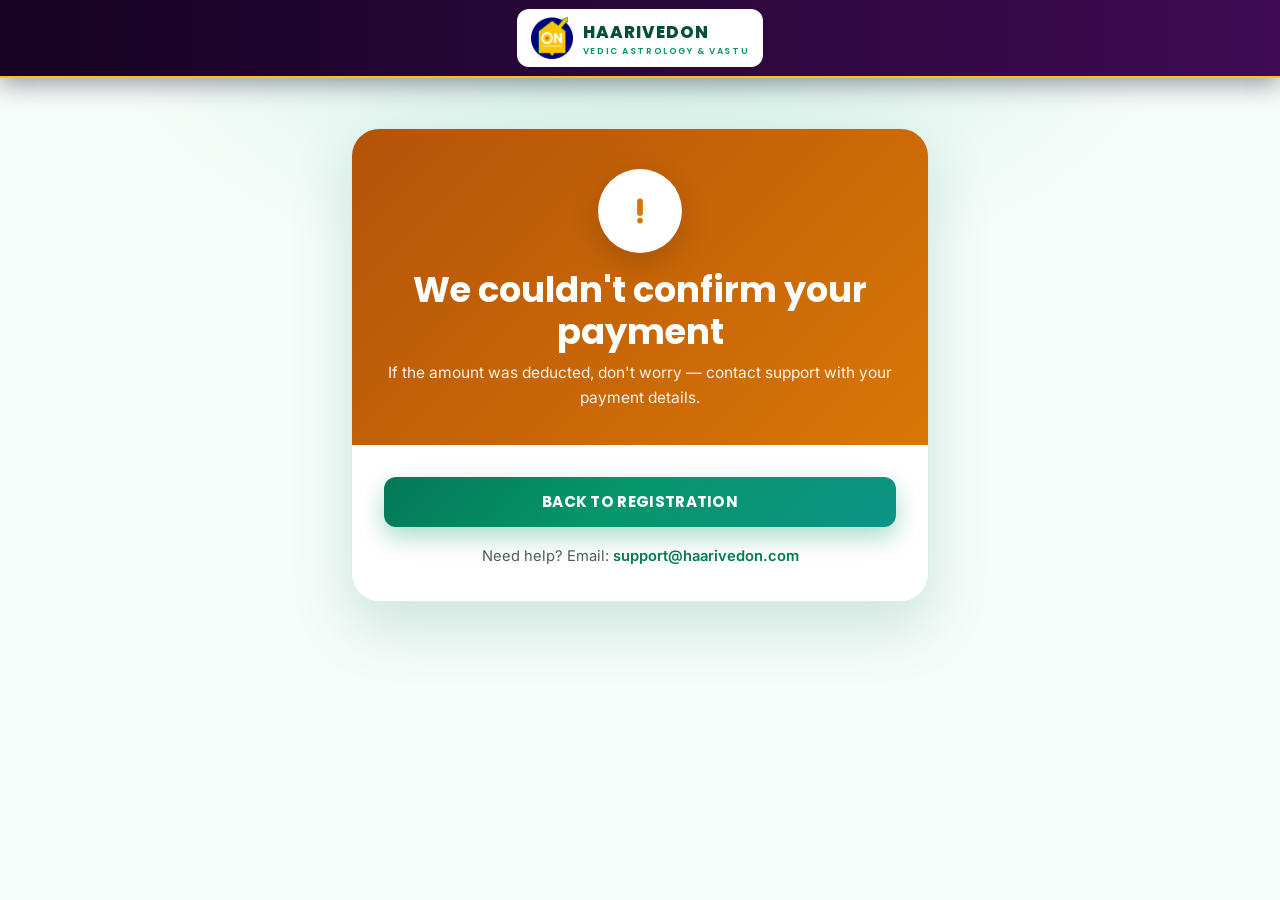
<file: thank-you.html>
<!DOCTYPE html>
<html lang="en">

<head>
  <meta charset="UTF-8">
  <meta name="viewport" content="width=device-width, initial-scale=1.0, viewport-fit=cover">
  <meta name="robots" content="noindex, nofollow">
  <link rel="icon" type="image/png" href="assets/logo1.png">
  <title>Registration Confirmed – HAARIVEDON Diwali Dhan-Samriddhi Masterclass</title>
  <link rel="preconnect" href="https://fonts.googleapis.com">
  <link rel="preconnect" href="https://fonts.gstatic.com" crossorigin>
  <link
    href="https://fonts.googleapis.com/css2?family=Inter:wght@400;500;600;700&family=Poppins:wght@500;600;700;800&display=swap"
    rel="stylesheet">
  <link rel="stylesheet" href="styles.css">
  <script src="config.js"></script>
  <style>
    body {
      padding-bottom: 0;
      min-height: 100vh;
      background: radial-gradient(900px 500px at 50% 0%, rgba(16, 185, 129, .18), transparent 60%), #f6fcf9
    }

    .ty {
      max-width: 680px;
      margin: 50px auto;
      padding: 0 4%
    }

    .ty-card {
      background: #fff;
      border: 1px solid var(--line);
      border-radius: 28px;
      box-shadow: var(--shadow-lg);
      overflow: hidden;
      text-align: center
    }

    .ty-head {
      background: var(--grad);
      color: #fff;
      padding: 40px 30px 34px
    }

    .tick {
      width: 84px;
      height: 84px;
      margin: 0 auto 16px;
      border-radius: 50%;
      background: #fff;
      color: var(--g600);
      display: grid;
      place-items: center;
      box-shadow: 0 10px 30px rgba(0, 0, 0, .15)
    }

    .tick svg {
      width: 46px;
      height: 46px
    }

    .ty-head h1 {
      font-size: clamp(1.6rem, 4vw, 2.2rem)
    }

    .ty-head p {
      opacity: .92;
      margin-top: 8px
    }

    .ty-body {
      padding: 32px
    }

    .important {
      background: #fffbeb;
      border: 2px dashed #fbbf24;
      border-radius: 18px;
      padding: 22px;
      margin-bottom: 24px
    }

    .important b {
      font-family: 'Poppins';
      font-size: 1.1rem
    }

    .important p {
      color: var(--muted);
      margin: 6px 0 18px
    }

    .btn-wa {
      background: #16a34a;
      color: #fff;
      box-shadow: 0 10px 24px rgba(22, 163, 74, .4);
      width: 100%;
      font-size: 1.05rem;
      padding: 16px 24px
    }

    .btn-wa:hover {
      background: #15803d
    }

    .ty-note {
      background: #f0fdf4;
      border: 1px solid #bbf7d0;
      border-radius: 14px;
      padding: 12px 16px;
      color: #14532d;
      font-size: .9rem;
      margin-bottom: 18px;
      text-align: left
    }

    .ty-note p+p {
      margin-top: 4px
    }

    .btn-wa svg {
      width: 24px;
      height: 24px
    }

    .details {
      display: grid;
      grid-template-columns: 1fr 1fr;
      gap: 12px;
      text-align: left;
      margin-bottom: 22px
    }

    .details .info b {
      font-size: .92rem
    }

    .muted {
      color: var(--muted);
      font-size: .92rem
    }

    .muted a {
      color: var(--g700);
      font-weight: 600
    }

    .state {
      display: none
    }

    .state.show {
      display: block
    }

    @media(max-width:560px) {
      .details {
        grid-template-columns: 1fr
      }

      .ty-body {
        padding: 22px
      }
    }
  </style>
</head>

<body>
  <svg width="0" height="0" style="position:absolute" aria-hidden="true">
    <defs>
      <symbol id="i-cal" viewBox="0 0 24 24" fill="none" stroke="currentColor" stroke-width="2" stroke-linecap="round">
        <rect x="3" y="4" width="18" height="18" rx="3" />
        <path d="M16 2v4M8 2v4M3 10h18" />
      </symbol>
      <symbol id="i-clock" viewBox="0 0 24 24" fill="none" stroke="currentColor" stroke-width="2"
        stroke-linecap="round">
        <circle cx="12" cy="12" r="9" />
        <path d="M12 7v5l3 2" />
      </symbol>
      <symbol id="i-video" viewBox="0 0 24 24" fill="none" stroke="currentColor" stroke-width="2">
        <rect x="2" y="6" width="14" height="12" rx="2" />
        <path d="M16 10l6-4v12l-6-4z" />
      </symbol>
      <symbol id="i-user" viewBox="0 0 24 24" fill="none" stroke="currentColor" stroke-width="2">
        <circle cx="12" cy="8" r="4" />
        <path d="M4 21c0-4 4-7 8-7s8 3 8 7" />
      </symbol>
      <symbol id="i-wa" viewBox="0 0 24 24" fill="currentColor">
        <path
          d="M12 2a10 10 0 00-8.6 15.1L2 22l5-1.3A10 10 0 1012 2zm0 18.2a8.2 8.2 0 01-4.2-1.2l-.3-.2-3 .8.8-2.9-.2-.3A8.2 8.2 0 1112 20.2zm4.5-6.1c-.2-.1-1.5-.7-1.7-.8s-.4-.1-.6.1-.7.8-.8 1-.3.2-.5.1a6.7 6.7 0 01-3.3-2.9c-.2-.4.2-.4.7-1.3.1-.2 0-.3 0-.4l-.8-1.8c-.2-.5-.4-.4-.6-.4h-.5a1 1 0 00-.7.3 3 3 0 00-.9 2.2 5.2 5.2 0 001.1 2.7 11.8 11.8 0 004.5 4c1.7.7 2.3.8 3.2.6a2.7 2.7 0 001.8-1.2 2.2 2.2 0 00.1-1.2c0-.1-.2-.2-.5-.3z" />
      </symbol>
      <symbol id="logo" viewBox="0 0 40 40">
        <circle cx="20" cy="20" r="19" fill="#047857" />
        <g fill="none" stroke="#fde68a" stroke-width="1.6">
          <circle cx="20" cy="20" r="11" />
          <path
            d="M20 5v6M20 29v6M5 20h6M29 20h6M9.4 9.4l4.2 4.2M26.4 26.4l4.2 4.2M30.6 9.4l-4.2 4.2M13.6 26.4l-4.2 4.2" />
        </g>
        <circle cx="20" cy="20" r="5" fill="#fde68a" />
      </symbol>
    </defs>
  </svg>

  <header class="topbar">
    <div class="container" style="justify-content:center">
      <a href="index.html" class="logo"><img src="assets/logo1.png" alt="HAARIVEDON logo" width="40" height="40">
        <div>HAARIVEDON<small>VEDIC ASTROLOGY &amp; VASTU</small></div>
      </a>
    </div>
  </header>

  <main class="ty">
    <!-- SUCCESS -->
    <div class="ty-card state" id="ok">
      <div class="ty-head">
        <div class="tick"><svg viewBox="0 0 24 24" fill="none" stroke="currentColor" stroke-width="3"
            stroke-linecap="round" stroke-linejoin="round">
            <path d="M5 12l5 5 9-10" />
          </svg></div>
        <h1>Payment Successful! Your Seat is Confirmed</h1>
        <p>Welcome to the Diwali Dhan-Samriddhi Masterclass with Neelam A. Singh</p>
      </div>
      <div class="ty-body">
        <div class="important">
          <b>Final Step: Join the WhatsApp Community</b>
          <p>The Zoom link, your 2 bonuses and all reminders will be shared ONLY in this private community.</p>
          <a id="wa-btn" class="btn btn-wa" href="#" target="_blank" rel="noopener"><svg>
              <use href="#i-wa" />
            </svg>Join WhatsApp Community</a>
        </div>
        <div class="ty-note">
          <p>You'll receive the webinar joining details on your registered email/WhatsApp.</p>
          <p>Seats are limited. Payment confirms your registration. Fees are non-refundable once paid.</p>
        </div>
        <div class="details">
          <div class="info">
            <div class="ic"><svg>
                <use href="#i-cal" />
              </svg></div>
            <div><small>Dates</small><b>27th &amp; 28th October 2026</b></div>
          </div>
          <div class="info">
            <div class="ic"><svg>
                <use href="#i-clock" />
              </svg></div>
            <div><small>Time</small><b>06:00 PM to 08:00 PM IST</b></div>
          </div>
          <div class="info">
            <div class="ic"><svg>
                <use href="#i-video" />
              </svg></div>
            <div><small>Platform</small><b>Live on Zoom (2-Day Class)</b></div>
          </div>
          <div class="info">
            <div class="ic"><svg>
                <use href="#i-user" />
              </svg></div>
            <div><small>Mentor</small><b>Neelam A. Singh</b></div>
          </div>
        </div>
        <a id="gcal" class="btn btn-green" style="width:100%;margin-bottom:18px" target="_blank" rel="noopener"><svg
            width="18" height="18" viewBox="0 0 24 24" fill="none" stroke="currentColor" stroke-width="2"
            style="vertical-align:-3px;margin-right:6px">
            <rect x="3" y="4" width="18" height="18" rx="2" ry="2" />
            <line x1="16" y1="2" x2="16" y2="6" />
            <line x1="8" y1="2" x2="8" y2="6" />
            <line x1="3" y1="10" x2="21" y2="10" />
          </svg>Add to Google Calendar</a>
        <p class="muted" id="pid"></p>
        <p class="muted support"></p>
      </div>
    </div>

    <!-- NOT CONFIRMED -->
    <div class="ty-card state" id="pending">
      <div class="ty-head" style="background:linear-gradient(135deg,#b45309,#d97706)">
        <div class="tick" style="color:#d97706"><svg viewBox="0 0 24 24" fill="none" stroke="currentColor"
            stroke-width="3" stroke-linecap="round">
            <path d="M12 7v6M12 17h.01" />
          </svg></div>
        <h1>We couldn't confirm your payment</h1>
        <p>If the amount was deducted, don't worry &mdash; contact support with your payment details.</p>
      </div>
      <div class="ty-body">
        <a href="index.html#register" class="btn btn-green" style="width:100%;margin-bottom:18px">Back to
          Registration</a>
        <p class="muted support"></p>
      </div>
    </div>
  </main>

  <script>
    (function () {
      var C = window.HAARIVEDON_CONFIG || {};
      var q = new URLSearchParams(location.search);
      var pid = q.get("razorpay_payment_id") || q.get("payment_id") || q.get("txnid") || q.get("order_id");
      var status = (q.get("razorpay_payment_link_status") || q.get("payment_status") || q.get("status") || "").toLowerCase();
      var failed = /fail|cancel|declin|pending/.test(status);
      var ok = !failed && (!C.requirePaymentConfirmation || !!pid);

      document.getElementById(ok ? "ok" : "pending").classList.add("show");

      var name = q.get("name");
      if (name) {
        var h1 = document.querySelector("#ok h1");
        if (h1) h1.textContent = "Payment Successful, " + name + "! Your Seat is Confirmed";
      }

      var wa = document.getElementById("wa-btn");
      if (C.whatsappCommunityLink) wa.href = C.whatsappCommunityLink;
      else { wa.addEventListener("click", function (e) { e.preventDefault(); alert("WhatsApp community link not set yet. Add it in config.js (whatsappCommunityLink)."); }); }

      if (pid) {
        document.getElementById("pid").textContent = "Payment ID: " + pid + " (save this for reference)";

        // Also ensure Google Sheets status is marked Paid if redirected from gateway
        if (C.googleSheetScriptUrl) {
          var updateData = {
            action: "update",
            name: name || "",
            phone: q.get("phone") || "",
            email: q.get("email") || "",
            amount: String(C.price || 251),
            status: "Paid",
            payment_id: pid
          };

          try {
            var ifr = document.createElement("iframe");
            ifr.name = "ty_sink";
            ifr.style.display = "none";
            document.body.appendChild(ifr);

            var form = document.createElement("form");
            form.style.display = "none";
            form.method = "POST";
            form.action = C.googleSheetScriptUrl;
            form.target = "ty_sink";

            for (var k in updateData) {
              var inp = document.createElement("input");
              inp.type = "hidden";
              inp.name = k;
              inp.value = updateData[k];
              form.appendChild(inp);
            }
            document.body.appendChild(form);
            form.submit();
          } catch (e) {}

          try {
            fetch(C.googleSheetScriptUrl, {
              method: "POST",
              mode: "no-cors",
              headers: { "Content-Type": "text/plain;charset=utf-8" },
              body: JSON.stringify(updateData)
            }).catch(function () { });
          } catch (e) {}
        }
      }

      var fmt = function (s) { return new Date(s).toISOString().replace(/[-:]/g, "").replace(/\.\d{3}/, ""); };
      var gcal = "https://calendar.google.com/calendar/render?action=TEMPLATE" +
        "&text=" + encodeURIComponent("Diwali Dhan-Samriddhi Masterclass – Neelam A. Singh (HAARIVEDON)") +
        "&dates=" + fmt(C.webinarStart || "2026-10-27T18:00:00+05:30") + "/" + fmt(C.webinarEnd || "2026-10-27T20:00:00+05:30") +
        "&details=" + encodeURIComponent("Live Zoom masterclass. Zoom link will be shared in the HAARIVEDON WhatsApp community." + (C.whatsappCommunityLink ? "\n" + C.whatsappCommunityLink : ""));
      document.getElementById("gcal").href = gcal;

      var sup = [];
      if (C.supportWhatsapp) sup.push('WhatsApp: <a href="https://wa.me/' + C.supportWhatsapp + '" target="_blank" rel="noopener">+' + C.supportWhatsapp + '</a>');
      if (C.supportEmail) sup.push('Email: <a href="mailto:' + C.supportEmail + '">' + C.supportEmail + '</a>');
      document.querySelectorAll(".support").forEach(function (el) { el.innerHTML = sup.length ? "Need help? " + sup.join(" &bull; ") : ""; });
    })();
  </script>
</body>

</html>
</file>
<file: styles.css>
:root {
  --m900: #450a0a;
  --m800: #6b0f0f;
  --m700: #8b1414;
  --m600: #b91c1c;
  --m100: #fde8e8;
  --grad-red: linear-gradient(135deg, #450a0a 0%, #7a0e0e 50%, #a51616 100%);
  --g900: #022c22;
  --g800: #064e3b;
  --g700: #047857;
  --g600: #059669;
  --g500: #10b981;
  --g400: #34d399;
  --g100: #d1fae5;
  --g50: #ecfdf5;
  --teal: #0d9488;
  --gold: #fbbf24;
  --gold2: #f59e0b;
  --ink: #0b1f17;
  --muted: #4b5f56;
  --line: #d7efe4;
  --bg: #f6fcf9;
  --grad: linear-gradient(135deg, #047857 0%, #059669 45%, #0d9488 100%);
  --grad-text: linear-gradient(90deg, #047857, #10b981 55%, #0d9488);
  --shadow: 0 10px 30px rgba(4, 120, 87, .10);
  --shadow-lg: 0 24px 60px rgba(4, 120, 87, .18);
  --r: 18px;
}

* {
  box-sizing: border-box;
  margin: 0;
  padding: 0
}

html {
  scroll-behavior: smooth
}

body {
  font-family: 'Inter', system-ui, sans-serif;
  font-size: 15.5px;
  color: var(--ink);
  background: var(--bg);
  line-height: 1.6;
  -webkit-font-smoothing: antialiased;
  padding-bottom: 96px
}

h1,
h2,
h3,
h4,
.pop {
  font-family: 'Poppins', sans-serif;
  line-height: 1.2
}

a {
  color: inherit;
  text-decoration: none
}

img {
  max-width: 100%;
  display: block
}

.container {
  width: min(1200px, 92%);
  margin: 0 auto
}

.grad-text {
  background: var(--grad-text);
  -webkit-background-clip: text;
  background-clip: text;
  color: transparent
}

.section {
  padding: 56px 0;
  position: relative
}

.section+.section {
  border-top: 1px solid var(--line)
}

.section-head {
  text-align: center;
  max-width: 820px;
  margin: 0 auto 32px
}

.section-head .eyebrow {
  display: inline-block;
  font-weight: 700;
  font-size: .8rem;
  letter-spacing: .14em;
  text-transform: uppercase;
  color: var(--m700);
  background: var(--m100);
  padding: 5px 14px;
  border-radius: 999px;
  margin-bottom: 12px
}

.section-head h2 {
  font-size: clamp(1.55rem, 2.8vw, 2.25rem);
  font-weight: 800
}

.section-head p {
  color: var(--muted);
  font-size: 1rem;
  margin-top: 8px
}

.bar {
  width: 110px;
  height: 4px;
  border-radius: 4px;
  background: linear-gradient(90deg, var(--g600), var(--m600));
  margin: 14px auto 0
}

/* Buttons */
.btn {
  display: inline-block;
  text-align: center;
  font-family: 'Poppins', sans-serif;
  font-weight: 700;
  letter-spacing: .02em;
  border: 0;
  cursor: pointer;
  border-radius: 12px;
  padding: 13px 24px;
  font-size: .95rem;
  transition: transform .2s, box-shadow .2s, filter .2s;
  text-transform: uppercase
}

.btn svg {
  vertical-align: middle;
  margin: -3px 10px 0 0
}

.btn:hover {
  transform: translateY(-2px)
}

.btn-white {
  background: #fff;
  color: var(--g700);
  box-shadow: 0 8px 20px rgba(0, 0, 0, .12)
}

.btn-gold {
  background: linear-gradient(135deg, #fde047, #fbbf24 50%, #f59e0b);
  color: #052e1f;
  box-shadow: 0 10px 24px rgba(245, 158, 11, .35)
}

.btn-green {
  background: var(--grad);
  color: #fff;
  box-shadow: 0 10px 24px rgba(5, 150, 105, .35)
}

.pulse {
  animation: pulse 2.2s infinite
}

@keyframes pulse {
  0% {
    box-shadow: 0 0 0 0 rgba(251, 191, 36, .6)
  }

  70% {
    box-shadow: 0 0 0 16px rgba(251, 191, 36, 0)
  }

  100% {
    box-shadow: 0 0 0 0 rgba(251, 191, 36, 0)
  }
}

/* Top bar */
.topbar {
  position: sticky;
  top: 0;
  z-index: 50;
  background: linear-gradient(90deg, #160223 0%, #2a073a 50%, #3e0b54 100%);
  color: #fff;
  box-shadow: 0 6px 24px rgba(18, 2, 28, .4);
  border-bottom: 2.5px solid #fbbf24;
}

.topbar .container {
  display: flex;
  align-items: center;
  justify-content: space-between;
  gap: 18px;
  padding: 9px 0
}

.logo {
  display: flex;
  align-items: center;
  gap: 10px;
  background: #fff;
  color: var(--g800);
  padding: 8px 14px;
  border-radius: 12px;
  font-family: 'Poppins';
  font-weight: 800;
  letter-spacing: .06em;
  font-size: 1.05rem
}

.logo small {
  display: block;
  font-size: .55rem;
  letter-spacing: .18em;
  color: var(--g600);
  font-weight: 600;
  margin-top: 1px;
  line-height: 1.1;
  text-transform: uppercase
}

.logo svg,

.logo img {
  width: 42px;
  height: 42px;
  flex: none;
  object-fit: contain;
  display: block
}

.topbar .offer {
  font-weight: 700;
  font-size: 1rem;
  text-align: center
}

.topbar .offer b {
  color: var(--gold)
}

.topbar .offer span {
  opacity: .85;
  font-weight: 500;
  margin-left: 10px;
  padding-left: 10px;
  border-left: 1px solid rgba(255, 255, 255, .35)
}

.cd {
  display: flex;
  gap: 6px;
  align-items: center
}

.cd .u {
  background: var(--gold);
  color: #052e1f;
  border-radius: 8px;
  min-width: 48px;
  text-align: center;
  padding: 4px 6px;
  font-family: 'Poppins';
  font-weight: 800;
  font-size: 1.15rem;
  line-height: 1.1
}

.cd .u small {
  display: block;
  font-size: .58rem;
  font-weight: 700;
  letter-spacing: .06em
}

.cd .sep {
  font-weight: 800;
  color: var(--gold)
}

/* ============================================================
   Diwali Dhan-Samriddhi Hero Section & Themes
   ============================================================ */
.hero {
  position: relative;
  overflow: hidden;
  padding: 28px 0 36px;
  background: radial-gradient(900px 520px at 85% 15%, rgba(245, 158, 11, .18), transparent 65%),
              radial-gradient(750px 450px at 10% 85%, rgba(168, 85, 247, .16), transparent 60%),
              radial-gradient(550px 350px at 50% 50%, rgba(217, 119, 6, .09), transparent 55%),
              linear-gradient(175deg, #13021f 0%, #1f052e 38%, #2b083e 72%, #180325 100%);
  color: #fff;
  min-height: auto;
  border-bottom: 2px solid rgba(251, 191, 36, .25);
}

.hero-grid {
  display: grid;
  grid-template-columns: 1.15fr .85fr;
  gap: 36px;
  align-items: center;
}

.hero-tags-row {
  display: flex;
  align-items: center;
  flex-wrap: wrap;
  gap: 8px;
  margin-bottom: 8px;
}

.hero-badge {
  display: inline-flex;
  align-items: center;
  gap: 8px;
  background: rgba(255, 255, 255, .08);
  border: 1px solid rgba(251, 191, 36, .45);
  color: #fde68a;
  font-weight: 700;
  font-size: .78rem;
  padding: 5px 14px;
  border-radius: 999px;
  box-shadow: 0 4px 18px rgba(0, 0, 0, .25);
  backdrop-filter: blur(8px);
}

.hero-badge .dot,
.pill .dot,
.dot-live-red {
  width: 8px;
  height: 8px;
  border-radius: 50%;
  background: #ef4444;
  box-shadow: 0 0 0 0 rgba(239, 68, 68, .7);
  animation: live 1.6s infinite;
  display: inline-block;
  flex: none;
}

.live-dot-yellow {
  width: 8px;
  height: 8px;
  border-radius: 50%;
  background: #fbbf24;
  box-shadow: 0 0 0 0 rgba(251, 191, 36, .7);
  animation: live-gold 1.6s infinite;
  display: inline-block;
  flex: none;
}

@keyframes live-gold {
  70% { box-shadow: 0 0 0 8px rgba(251, 191, 36, 0); }
  100% { box-shadow: 0 0 0 0 rgba(251, 191, 36, 0); }
}

@keyframes live {
  70% {
    box-shadow: 0 0 0 8px rgba(239, 68, 68, 0)
  }
  100% {
    box-shadow: 0 0 0 0 rgba(239, 68, 68, 0)
  }
}

.hero-event-tag {
  display: inline-flex;
  align-items: center;
  gap: 6px;
  font-size: .8rem;
  font-weight: 700;
  color: #fbbf24;
  text-transform: uppercase;
  letter-spacing: .06em;
  background: rgba(245, 158, 11, .14);
  border: 1px solid rgba(245, 158, 11, .3);
  padding: 4px 12px;
  border-radius: 999px;
}

.hero h1,
.hero-title {
  font-family: 'Poppins', sans-serif;
  font-size: clamp(1.6rem, 2.6vw, 2.25rem);
  font-weight: 800;
  margin: 8px 0 10px;
  letter-spacing: -.01em;
  line-height: 1.25;
  color: #fff;
  text-shadow: 0 2px 14px rgba(0, 0, 0, .4);
}

.gold-gradient,
.gold-text,
.grad-gold-text {
  background: linear-gradient(90deg, #ffe066 0%, #fbbf24 35%, #f59e0b 75%, #ffd700 100%);
  -webkit-background-clip: text;
  background-clip: text;
  color: transparent;
  font-weight: 800;
  display: inline;
}

.hero .lead,
.hero-lead {
  font-size: 1.02rem;
  color: #f3e8ff;
  max-width: 580px;
  line-height: 1.55;
  margin-bottom: 12px;
}

.hero-lead strong {
  color: #fff;
}

.gold-lead-name {
  color: #fde68a !important;
  text-decoration: underline;
  text-decoration-color: rgba(251, 191, 36, .4);
  text-underline-offset: 4px;
}

.hero-info-grid {
  display: grid;
  grid-template-columns: 1fr 1fr;
  gap: 8px;
  margin: 12px 0 12px;
}

.hero-info-card {
  display: flex;
  gap: 10px;
  align-items: center;
  background: rgba(255, 255, 255, .06);
  border: 1px solid rgba(251, 191, 36, .24);
  border-radius: 12px;
  padding: 8px 12px;
  backdrop-filter: blur(8px);
  box-shadow: 0 4px 16px rgba(0, 0, 0, .15);
}

.hero-info-card .h-ic {
  flex: none;
  width: 34px;
  height: 34px;
  border-radius: 8px;
  background: rgba(245, 158, 11, .16);
  color: #fbbf24;
  display: grid;
  place-items: center;
}

.hero-info-card .h-ic svg {
  width: 20px;
  height: 20px;
}

.hero-info-card small {
  display: block;
  color: #d8b4fe;
  font-size: .72rem;
  text-transform: uppercase;
  letter-spacing: .05em;
  font-weight: 600;
}

.hero-info-card b {
  font-family: 'Poppins', sans-serif;
  font-size: .9rem;
  color: #fff;
}

.hero-chips {
  display: flex;
  flex-wrap: wrap;
  gap: 8px;
  margin-bottom: 16px;
}

.hero-chip {
  display: inline-flex;
  align-items: center;
  gap: 7px;
  background: rgba(255, 255, 255, .06);
  border: 1px solid rgba(251, 191, 36, .25);
  border-radius: 999px;
  padding: 5px 12px;
  font-weight: 600;
  font-size: .8rem;
  color: #fde68a;
}

.hero-chip svg {
  width: 15px;
  height: 15px;
  color: #fbbf24;
}

.hero-price-card {
  display: flex;
  flex-direction: column;
  gap: 12px;
  background: linear-gradient(135deg, rgba(62, 11, 84, .95) 0%, rgba(32, 6, 52, .98) 55%, rgba(105, 16, 26, .9) 100%);
  border: 2px solid #fbbf24;
  color: #fff;
  border-radius: 20px;
  padding: 16px 20px;
  box-shadow: 0 16px 45px rgba(245, 158, 11, .3), inset 0 1px 0 rgba(255, 255, 255, .15);
  max-width: 580px;
  position: relative;
}

.h-price-row {
  display: flex;
  align-items: center;
  justify-content: space-between;
  flex-wrap: wrap;
  gap: 12px;
  border-bottom: 1px solid rgba(251, 191, 36, .2);
  padding-bottom: 10px;
}

.h-price-old {
  font-size: .78rem;
  color: #e9d5ff;
}

.h-price-old small {
  display: block;
  text-transform: uppercase;
  letter-spacing: .05em;
  opacity: .8;
}

.h-price-old s {
  display: block;
  font-size: 1.15rem;
  font-weight: 700;
  color: #fca5a5;
}

.h-price-arrow {
  font-size: 1.4rem;
  color: #fbbf24;
}

.h-price-now small {
  display: block;
  font-size: .75rem;
  color: #fde68a;
  text-transform: uppercase;
  letter-spacing: .06em;
  font-weight: 700;
}

.h-price-now b {
  font-family: 'Poppins', sans-serif;
  font-size: 2.1rem;
  font-weight: 800;
  line-height: 1;
  color: #fff;
}

.h-price-now b small {
  display: inline;
  font-size: 1.1rem;
  color: #fde68a;
}

.btn-hero-pay {
  background: linear-gradient(135deg, #fef08a 0%, #fbbf24 40%, #f59e0b 80%, #d97706 100%);
  color: #1a0327;
  font-weight: 800;
  font-size: clamp(0.84rem, 2.3vw, 0.98rem);
  padding: 15px 20px;
  border-radius: 14px;
  text-transform: uppercase;
  letter-spacing: .025em;
  box-shadow: 0 10px 28px rgba(245, 158, 11, .45);
  display: flex;
  align-items: center;
  justify-content: center;
  gap: 10px;
  width: 100%;
  box-sizing: border-box;
  text-align: center;
  line-height: 1.35;
  transition: transform .2s, box-shadow .2s;
  cursor: pointer;
  position: relative;
  z-index: 2;
  -webkit-tap-highlight-color: transparent;
  user-select: none;
}

.btn-hero-pay:hover {
  transform: translateY(-2px);
  box-shadow: 0 14px 34px rgba(245, 158, 11, .6);
}

.btn-hero-pay svg {
  margin: 0;
  flex: none;
  color: #1a0327;
}

.h-seat-alert {
  display: flex;
  align-items: center;
  justify-content: center;
  gap: 8px;
  font-size: .78rem;
  color: #fde68a;
  font-weight: 600;
}

.hero-trust {
  display: flex;
  flex-wrap: wrap;
  gap: 10px 20px;
  margin-top: 14px;
  font-weight: 600;
  font-size: .84rem;
  color: #e9d5ff;
}

.hero-trust span {
  display: inline-flex;
  align-items: center;
  gap: 7px;
}

.hero-trust svg {
  width: 17px;
  height: 17px;
  color: #fbbf24;
}

/* Pain points quick teaser inside hero */
.hero-pain-teaser {
  margin-top: 18px;
  background: rgba(255, 255, 255, .04);
  border: 1px dashed rgba(251, 191, 36, .35);
  border-radius: 14px;
  padding: 10px 14px;
  max-width: 580px;
}

.pain-teaser-head {
  font-size: .75rem;
  font-weight: 700;
  color: #fbbf24;
  letter-spacing: .08em;
  text-transform: uppercase;
  margin-bottom: 6px;
  display: flex;
  align-items: center;
  gap: 6px;
}

.pain-teaser-grid {
  display: grid;
  grid-template-columns: 1fr 1fr;
  gap: 6px 12px;
}

.pain-teaser-grid span {
  font-size: .78rem;
  color: #f3e8ff;
  line-height: 1.35;
}

/* Hero Poster Display (Webinar cover.jpeg) */
.hero-poster-card {
  position: relative;
  max-width: 540px;
  margin: 0 auto;
  width: 100%;
}

.poster-glow-aura {
  position: absolute;
  inset: -12px;
  background: radial-gradient(circle, rgba(245, 158, 11, .28) 0%, rgba(168, 85, 247, .2) 50%, transparent 75%);
  filter: blur(24px);
  z-index: 1;
  border-radius: 30px;
  pointer-events: none;
}

.poster-frame {
  position: relative;
  z-index: 2;
  border-radius: 20px;
  overflow: hidden;
  border: 2.5px solid #fbbf24;
  box-shadow: 0 25px 60px rgba(0, 0, 0, .6), 0 0 35px rgba(245, 158, 11, .3);
  background: #190327;
  transition: transform .3s ease, box-shadow .3s ease;
}

.poster-frame:hover {
  transform: translateY(-4px);
  box-shadow: 0 30px 70px rgba(0, 0, 0, .7), 0 0 45px rgba(245, 158, 11, .45);
}

.hero-cover-img {
  width: 100%;
  height: auto;
  display: block;
  aspect-ratio: 16/9;
  object-fit: cover;
}

.poster-badge-top {
  position: absolute;
  top: 14px;
  left: 14px;
  z-index: 5;
  background: rgba(19, 3, 29, .88);
  backdrop-filter: blur(8px);
  border: 1px solid rgba(251, 191, 36, .5);
  color: #fff;
  font-family: 'Poppins', sans-serif;
  font-size: .75rem;
  font-weight: 700;
  padding: 5px 12px;
  border-radius: 999px;
  display: inline-flex;
  align-items: center;
  gap: 7px;
  box-shadow: 0 4px 15px rgba(0, 0, 0, .4);
}

.poster-bottom-meta {
  background: linear-gradient(180deg, rgba(25, 4, 38, .96) 0%, rgba(16, 2, 25, .99) 100%);
  border-top: 1px solid rgba(251, 191, 36, .28);
  padding: 12px 18px;
  display: flex;
  align-items: center;
  justify-content: space-between;
  gap: 12px;
}

.p-meta-date {
  display: flex;
  align-items: center;
  gap: 10px;
}

.p-meta-icon {
  font-size: 1.3rem;
}

.p-meta-date small {
  display: block;
  font-size: .7rem;
  color: #d8b4fe;
  text-transform: uppercase;
  letter-spacing: .05em;
}

.p-meta-date b {
  font-family: 'Poppins', sans-serif;
  font-size: .88rem;
  color: #fff;
}

.p-meta-fee {
  text-align: right;
  flex: none;
}

.p-meta-fee small {
  display: block;
  font-size: .7rem;
  color: #fde68a;
  text-transform: uppercase;
  letter-spacing: .05em;
}

.p-meta-fee b {
  font-family: 'Poppins', sans-serif;
  font-size: 1.15rem;
  color: #fbbf24;
}

/* Hero poster */
.poster {
  position: relative;
  border-radius: 26px;
  overflow: hidden;
  background: radial-gradient(circle at 70% 30%, #0f766e 0%, #064e3b 55%, #022c22 100%);
  aspect-ratio: 4/4.3;
  box-shadow: 0 30px 70px rgba(2, 44, 34, .35);
  color: #fff
}

.poster .orbit {
  position: absolute;
  inset: 0;
  width: 100%;
  height: 100%
}

.poster .spin {
  transform-origin: 50% 50%;
  animation: spin 60s linear infinite
}

.poster .spin-r {
  transform-origin: 50% 50%;
  animation: spin 90s linear infinite reverse
}

@keyframes spin {
  to {
    transform: rotate(360deg)
  }
}

.poster .content {
  position: absolute;
  inset: 0;
  display: flex;
  flex-direction: column;
  justify-content: space-between;
  padding: 30px
}

.poster .tag {
  align-self: flex-start;
  background: rgba(251, 191, 36, .15);
  border: 1px solid rgba(251, 191, 36, .5);
  color: var(--gold);
  padding: 6px 14px;
  border-radius: 999px;
  font-weight: 700;
  font-size: .8rem;
  letter-spacing: .1em
}

.poster h3 {
  font-size: clamp(1.6rem, 3vw, 2.3rem);
  font-weight: 800;
  color: #fde68a;
  text-shadow: 0 4px 20px rgba(0, 0, 0, .35);
  letter-spacing: .02em
}

.poster h3 em {
  display: block;
  font-style: normal;
  color: #fff;
  font-size: .55em;
  letter-spacing: .18em;
  margin-top: 8px;
  font-weight: 600
}

.poster .mentor {
  display: flex;
  align-items: center;
  gap: 14px;
  background: rgba(255, 255, 255, .08);
  backdrop-filter: blur(6px);
  border: 1px solid rgba(255, 255, 255, .15);
  border-radius: 16px;
  padding: 12px 16px
}

.avatar {
  width: 58px;
  height: 58px;
  border-radius: 50%;
  flex: none;
  overflow: hidden;
  background: linear-gradient(135deg, #fde68a, #f59e0b);
  color: #064e3b;
  display: grid;
  place-items: center;
  font-family: 'Poppins';
  font-weight: 800;
  font-size: 1.3rem;
  border: 2px solid #fde68a
}

.avatar img {
  width: 100%;
  height: 100%;
  object-fit: cover
}

.poster .mentor b {
  display: block;
  font-family: 'Poppins';
  font-size: 1.05rem
}

.poster .mentor small {
  opacity: .8
}

.under-poster {
  display: flex;
  justify-content: center;
  gap: 10px;
  margin-top: 18px;
  flex-wrap: wrap
}

.under-poster .chip {
  background: var(--g900);
  color: #fff;
  border-color: var(--g900)
}

.under-poster .chip svg {
  color: var(--gold)
}

/* Bands */
.band {
  background: var(--grad-red);
  color: #fff;
  text-align: center;
  padding: 36px 0;
  position: relative;
  overflow: hidden;
  border-top: 3px solid var(--gold);
  border-bottom: 3px solid var(--gold)
}

.band-mandala {
  position: absolute;
  top: 50%;
  width: 220px;
  height: 220px;
  transform: translateY(-50%);
  color: #fca5a5;
  opacity: .18;
  pointer-events: none !important;
  user-select: none;
}

.band-mandala.l {
  left: -60px
}

.band-mandala.r {
  right: -60px
}

.band h2 {
  font-size: clamp(1.25rem, 2.4vw, 1.8rem);
  font-weight: 800
}

.band p {
  color: #fde68a
}

.band p {
  opacity: .92;
  font-size: 1.12rem;
  margin-top: 10px
}

/* Problem */
.prob-grid {
  display: grid;
  grid-template-columns: 1.1fr .9fr;
  gap: 40px;
  align-items: start
}

.cards2 {
  display: grid;
  grid-template-columns: 1fr 1fr;
  gap: 16px
}

.card {
  background: #fff;
  border: 1px solid var(--line);
  border-radius: var(--r);
  padding: 20px;
  box-shadow: var(--shadow);
  transition: transform .25s, box-shadow .25s
}

.card:hover {
  transform: translateY(-4px);
  box-shadow: var(--shadow-lg)
}

.card .ic {
  width: 42px;
  height: 42px;
  border-radius: 12px;
  background: var(--m100);
  color: var(--m700);
  display: grid;
  place-items: center;
  margin-bottom: 10px
}

.card .ic svg {
  width: 26px;
  height: 26px
}

.card h3 {
  font-size: 1.02rem;
  font-weight: 700;
  margin-bottom: 8px
}

.card p {
  color: var(--muted);
  font-size: .9rem
}

.callout {
  background: var(--grad-red);
  color: #fff1f1;
  border-radius: 24px;
  padding: 28px;
  box-shadow: var(--shadow-lg);
  position: relative;
  overflow: hidden
}

.callout h3 {
  font-size: 1.3rem;
  color: #fff;
  margin-bottom: 14px
}

.callout p {
  margin-bottom: 14px;
  opacity: .95
}

.callout b {
  color: var(--gold)
}

.callout .mandala,
.mandala {
  position: absolute;
  right: -60px;
  bottom: -60px;
  width: 220px;
  opacity: .12;
  pointer-events: none !important;
  user-select: none;
}

.callout .btn,
.callout .btn-callout-pay {
  position: relative;
  z-index: 5;
  display: flex;
  align-items: center;
  justify-content: center;
  text-align: center;
  width: 100%;
  box-sizing: border-box;
  font-size: clamp(0.84rem, 2.3vw, 0.98rem);
  padding: 14px 20px;
  border-radius: 12px;
  line-height: 1.35;
  margin-top: 16px;
  cursor: pointer;
  -webkit-tap-highlight-color: transparent;
  user-select: none;
}

/* Diwali Band & Problem Section Enhancements */
.band.band-diwali {
  background: linear-gradient(135deg, #2b063d 0%, #4a0c64 45%, #6b0f3e 80%, #300642 100%);
  border-top: 3px solid #fbbf24;
  border-bottom: 3px solid #fbbf24;
}

.eyebrow-diwali {
  background: rgba(245, 158, 11, .14) !important;
  color: #d97706 !important;
  border: 1px solid rgba(245, 158, 11, .35) !important;
}

.bar-gold {
  background: linear-gradient(90deg, #f59e0b, #fbbf24, #d97706) !important;
}

.card.card-diwali {
  border: 1.5px solid #fde68a;
  border-radius: 20px;
  background: #ffffff;
  box-shadow: 0 10px 30px rgba(43, 6, 61, .07);
}

.card.card-diwali:hover {
  border-color: #fbbf24;
  box-shadow: 0 16px 40px rgba(245, 158, 11, .22);
}

.card.card-diwali .ic.ic-diwali {
  background: linear-gradient(135deg, #fef3c7 0%, #fde68a 100%);
  color: #b45309;
  border: 1px solid rgba(245, 158, 11, .3);
}

.callout.callout-diwali {
  background: linear-gradient(145deg, #28063b 0%, #1a0327 100%);
  border: 2px solid #fbbf24;
  color: #f3e8ff;
  box-shadow: 0 20px 50px rgba(20, 2, 30, .35);
}

.callout.callout-diwali h3 {
  color: #fff;
  font-family: 'Poppins', sans-serif;
}

.callout-badge {
  display: inline-block;
  font-size: .75rem;
  font-weight: 800;
  letter-spacing: .12em;
  text-transform: uppercase;
  color: #fde68a;
  background: rgba(251, 191, 36, .15);
  border: 1px solid rgba(251, 191, 36, .35);
  padding: 4px 12px;
  border-radius: 999px;
  margin-bottom: 12px;
}

.cta-strip {
  display: flex;
  align-items: center;
  justify-content: space-between;
  gap: 20px;
  flex-wrap: wrap;
  background: var(--grad);
  color: #fff;
  border-radius: 22px;
  padding: 20px 30px;
  box-shadow: var(--shadow-lg);
  margin-top: 28px;
  border-left: 6px solid var(--m600)
}

.cta-strip h3 {
  font-size: 1.2rem
}

.cta-strip p {
  opacity: .9
}

/* Solution */
.solution {
  background: #fff
}

.sol-grid {
  display: grid;
  grid-template-columns: .9fr 1.1fr;
  gap: 56px;
  align-items: center
}

.sol-grid .reveal>.equation+.equation {
  margin-top: 14px
}

.equation {
  display: flex;
  align-items: center;
  justify-content: center;
  gap: 14px;
  flex-wrap: wrap;
  margin-bottom: 10px
}

.eq {
  background: var(--g50);
  border: 1px solid var(--line);
  border-radius: 16px;
  padding: 18px 18px;
  text-align: center;
  min-width: 130px
}

.eq b {
  display: block;
  font-family: 'Poppins';
  font-size: 1.25rem;
  color: var(--g800)
}

.eq small {
  color: var(--muted)
}

.eq.final {
  background: var(--grad-red);
  color: #fff;
  border: 0;
  padding: 18px 22px
}

.eq.final b {
  font-size: 1.25rem;
  white-space: nowrap
}

.eq.final b {
  color: #fff;
  font-size: 1.25rem
}

.eq.final small {
  color: #d1fae5
}

.op {
  font-family: 'Poppins';
  font-weight: 800;
  font-size: 1.8rem;
  color: var(--g600)
}

.sol-text p {
  color: #2b4a40;
  font-size: 1rem;
  margin-bottom: 12px
}

.sol-text b {
  color: var(--g800)
}

/* What You Will Get Section */
.what-you-get-sec {
  background: linear-gradient(180deg, #13021f 0%, #20042d 50%, #150221 100%);
  color: #fff;
  padding: 80px 0;
  position: relative;
  overflow: hidden;
  border-top: 2px solid rgba(251, 191, 36, 0.25);
  border-bottom: 2px solid rgba(251, 191, 36, 0.25);
}

.what-you-get-sec .section-head h2 {
  color: #fff;
}

.what-you-get-sec .section-head p {
  color: #e9d5ff;
}

.what-get-grid {
  display: grid;
  grid-template-columns: repeat(3, 1fr);
  gap: 28px;
  margin-top: 40px;
  align-items: stretch;
}

.what-get-card {
  background: linear-gradient(160deg, #22052e 0%, #30083d 100%);
  border: 1.5px solid rgba(251, 191, 36, 0.35);
  border-radius: 22px;
  overflow: hidden;
  box-shadow: 0 16px 40px rgba(0, 0, 0, 0.45);
  display: flex;
  flex-direction: column;
  transition: transform 0.35s cubic-bezier(0.2, 0, 0.2, 1), box-shadow 0.35s ease, border-color 0.35s ease;
}

.what-get-card:hover {
  transform: translateY(-8px);
  border-color: #fbbf24;
  box-shadow: 0 24px 60px rgba(245, 158, 11, 0.25), 0 0 35px rgba(251, 191, 36, 0.15);
}

.what-get-img-wrap {
  width: 100%;
  position: relative;
  overflow: hidden;
  background: #12011b;
}

.what-get-img {
  width: 100%;
  height: auto;
  display: block;
  aspect-ratio: 4 / 5.2;
  object-fit: cover;
  transition: transform 0.5s ease;
}

.what-get-card:hover .what-get-img {
  transform: scale(1.03);
}

.what-get-info {
  padding: 20px 22px 24px;
  display: flex;
  flex-direction: column;
  flex-grow: 1;
  background: linear-gradient(180deg, rgba(24, 3, 33, 0.95) 0%, rgba(16, 2, 22, 0.98) 100%);
  border-top: 1px solid rgba(251, 191, 36, 0.2);
}

.what-get-badge {
  display: inline-block;
  align-self: flex-start;
  font-size: 0.72rem;
  font-weight: 800;
  color: #fbbf24;
  letter-spacing: 0.08em;
  text-transform: uppercase;
  background: rgba(245, 158, 11, 0.14);
  border: 1px solid rgba(245, 158, 11, 0.3);
  padding: 4px 12px;
  border-radius: 999px;
  margin-bottom: 10px;
}

.what-get-info h3 {
  font-family: 'Poppins', sans-serif;
  font-size: 1.15rem;
  font-weight: 700;
  color: #ffffff;
  margin-bottom: 8px;
  line-height: 1.35;
}

.what-get-info p {
  font-size: 0.88rem;
  color: #d8b4fe;
  line-height: 1.55;
  margin: 0;
}

.what-get-cta {
  margin-top: 44px;
  text-align: center;
}

/* Masterclass Curriculum Section */
.curriculum-sec {
  background: linear-gradient(180deg, #0d0115 0%, #170220 50%, #0d0115 100%);
  color: #fff;
  padding: 85px 0;
  position: relative;
  overflow: hidden;
}

.curriculum-sec .section-head h2 {
  color: #fff;
}

.curriculum-sec .section-head p {
  color: #e9d5ff;
}

.curriculum-cards {
  display: grid;
  grid-template-columns: 1fr 1fr;
  gap: 32px;
  margin-top: 40px;
  align-items: stretch;
}

.curr-card {
  background: linear-gradient(160deg, #1f042b 0%, #2e083c 55%, #180222 100%);
  border: 1.5px solid rgba(251, 191, 36, 0.35);
  border-radius: 24px;
  padding: 34px 30px;
  box-shadow: 0 20px 50px rgba(0, 0, 0, 0.5);
  display: flex;
  flex-direction: column;
  position: relative;
  overflow: hidden;
  transition: transform 0.35s ease, border-color 0.35s ease, box-shadow 0.35s ease;
}

.curr-card::before {
  content: '';
  position: absolute;
  top: 0;
  left: 0;
  right: 0;
  height: 4px;
  background: linear-gradient(90deg, #f59e0b, #fbbf24, #d97706);
}

.curr-card:hover {
  transform: translateY(-6px);
  border-color: #fbbf24;
  box-shadow: 0 28px 65px rgba(245, 158, 11, 0.25);
}

.curr-card-highlight {
  border-color: rgba(251, 191, 36, 0.55);
  background: linear-gradient(160deg, #260535 0%, #360a48 55%, #1d0329 100%);
}

.curr-card-top {
  display: flex;
  align-items: center;
  justify-content: space-between;
  gap: 12px;
  flex-wrap: wrap;
  margin-bottom: 22px;
  padding-bottom: 16px;
  border-bottom: 1px solid rgba(251, 191, 36, 0.2);
}

.curr-day-pill {
  display: inline-flex;
  align-items: center;
  gap: 10px;
}

.curr-day-badge {
  background: linear-gradient(135deg, #f59e0b, #d97706);
  color: #1a051d;
  font-family: 'Poppins', sans-serif;
  font-weight: 800;
  font-size: 0.82rem;
  padding: 5px 14px;
  border-radius: 999px;
  letter-spacing: 0.05em;
  box-shadow: 0 4px 12px rgba(245, 158, 11, 0.35);
}

.curr-date {
  font-family: 'Poppins', sans-serif;
  font-size: 0.95rem;
  font-weight: 700;
  color: #fde68a;
}

.curr-time {
  display: inline-flex;
  align-items: center;
  gap: 7px;
  font-size: 0.82rem;
  color: #e9d5ff;
  background: rgba(255, 255, 255, 0.06);
  border: 1px solid rgba(251, 191, 36, 0.2);
  padding: 5px 12px;
  border-radius: 999px;
}

.curr-time svg {
  color: #fbbf24;
}

.curr-card-head {
  display: flex;
  align-items: flex-start;
  gap: 14px;
  margin-bottom: 14px;
}

.curr-icon {
  width: 48px;
  height: 48px;
  border-radius: 14px;
  background: linear-gradient(135deg, rgba(245, 158, 11, 0.2), rgba(217, 119, 6, 0.1));
  border: 1px solid rgba(251, 191, 36, 0.4);
  display: grid;
  place-items: center;
  flex: none;
  color: #fbbf24;
}

.curr-icon svg {
  width: 26px;
  height: 26px;
}

.curr-subtitle {
  display: block;
  font-size: 0.74rem;
  font-weight: 800;
  text-transform: uppercase;
  letter-spacing: 0.08em;
  color: #fbbf24;
  margin-bottom: 2px;
}

.curr-title {
  font-family: 'Poppins', sans-serif;
  font-size: 1.28rem;
  font-weight: 800;
  color: #ffffff;
  line-height: 1.3;
}

.curr-desc {
  font-size: 0.92rem;
  color: #e9d5ff;
  line-height: 1.55;
  margin-bottom: 22px;
}

.curr-list {
  list-style: none;
  display: flex;
  flex-direction: column;
  gap: 14px;
  margin-bottom: 26px;
  padding: 0;
  flex-grow: 1;
}

.curr-list li {
  display: flex;
  align-items: flex-start;
  gap: 12px;
  background: rgba(255, 255, 255, 0.035);
  border: 1px solid rgba(251, 191, 36, 0.16);
  border-radius: 14px;
  padding: 12px 14px;
  transition: background 0.2s, border-color 0.2s;
}

.curr-list li:hover {
  background: rgba(255, 255, 255, 0.06);
  border-color: rgba(251, 191, 36, 0.35);
}

.curr-bullet-icon {
  flex: none;
  width: 22px;
  height: 22px;
  border-radius: 50%;
  background: linear-gradient(135deg, #f59e0b, #d97706);
  color: #1a051d;
  display: grid;
  place-items: center;
  margin-top: 2px;
}

.curr-bullet-icon svg {
  width: 13px;
  height: 13px;
}

.curr-item-text b {
  display: block;
  color: #ffffff;
  font-size: 0.94rem;
  font-weight: 700;
  line-height: 1.35;
  margin-bottom: 2px;
}

.curr-item-text span {
  display: block;
  color: #d8b4fe;
  font-size: 0.85rem;
  line-height: 1.45;
}

.curr-card-foot {
  margin-top: auto;
  padding-top: 14px;
  border-top: 1px dashed rgba(251, 191, 36, 0.22);
}

.curr-tag {
  display: inline-flex;
  align-items: center;
  gap: 6px;
  font-size: 0.82rem;
  font-weight: 600;
  color: #fde68a;
}

.curr-cta-box {
  margin-top: 40px;
  background: linear-gradient(135deg, rgba(46, 11, 59, 0.95), rgba(26, 4, 35, 0.98));
  border: 1.5px solid rgba(251, 191, 36, 0.4);
  border-radius: 20px;
  padding: 22px 28px;
  display: flex;
  align-items: center;
  justify-content: space-between;
  gap: 20px;
  flex-wrap: wrap;
  box-shadow: 0 16px 40px rgba(0, 0, 0, 0.4);
}

.curr-cta-info {
  display: flex;
  align-items: center;
  gap: 12px;
  font-size: 0.95rem;
  color: #f3e8ff;
}

.curr-cta-info b {
  color: #fff;
}

.curr-live-pulse {
  width: 12px;
  height: 12px;
  border-radius: 50%;
  background: #ef4444;
  box-shadow: 0 0 0 0 rgba(239, 68, 68, 0.7);
  animation: livePulse 1.8s infinite;
  flex: none;
}

@keyframes livePulse {
  0% { transform: scale(0.95); box-shadow: 0 0 0 0 rgba(239, 68, 68, 0.7); }
  70% { transform: scale(1); box-shadow: 0 0 0 10px rgba(239, 68, 68, 0); }
  100% { transform: scale(0.95); box-shadow: 0 0 0 0 rgba(239, 68, 68, 0); }
}

/* For / not for */
.fit-grid {
  display: grid;
  grid-template-columns: 1.2fr .8fr;
  gap: 26px
}

.fit {
  border-radius: 22px;
  padding: 26px;
  background: #fff;
  border: 1px solid var(--line);
  box-shadow: var(--shadow)
}

.fit h3 {
  font-size: 1.15rem;
  margin-bottom: 16px;
  display: flex;
  align-items: center;
  gap: 12px
}

.fit h3 .badge {
  width: 40px;
  height: 40px;
  border-radius: 12px;
  display: grid;
  place-items: center;
  color: #fff
}

.fit ul {
  list-style: none;
  display: grid;
  gap: 11px
}

.fit li {
  display: flex;
  gap: 12px;
  align-items: flex-start;
  font-size: .94rem;
  color: #24443a
}

.fit li svg {
  flex: none;
  width: 22px;
  height: 22px;
  margin-top: 2px
}

.fit.yes {
  border-top: 5px solid var(--g500)
}

.fit.yes .badge {
  background: var(--g600)
}

.fit.yes li svg {
  color: var(--g600)
}

.fit.no {
  border-top: 5px solid var(--m600);
  background: #fffafa
}

.fit.no .badge {
  background: #ef4444
}

.fit.no li svg {
  color: #ef4444
}

/* Mentor */
.mentor-sec {
  background: radial-gradient(800px 400px at 10% 10%, rgba(16, 185, 129, .10), transparent 60%), #f3fbf7
}

.mentor-grid {
  display: grid;
  grid-template-columns: .62fr 1.38fr;
  gap: 28px;
  align-items: start
}

.m-card {
  background: #fff;
  border: 1px solid var(--line);
  border-radius: 24px;
  padding: 16px;
  box-shadow: var(--shadow-lg);
  text-align: center;
  border-top: 5px solid var(--m600)
}

.m-photo {
  border-radius: 16px;
  overflow: hidden;
  aspect-ratio: 5/4.4;
  background: radial-gradient(circle at 50% 35%, #b91c1c, #450a0a 70%);
  display: grid;
  place-items: center;
  position: relative
}

.m-photo img {
  width: 100%;
  height: 100%;
  object-fit: cover;
  object-position: 50% 12%
}

.avatar img {
  object-position: 50% 10%
}

.m-photo .ph {
  color: #fde68a;
  font-family: 'Poppins';
  font-weight: 800;
  font-size: 4.5rem;
  text-shadow: 0 6px 30px rgba(0, 0, 0, .35);
  position: relative
}

.m-photo svg {
  position: absolute;
  inset: 0;
  width: 100%;
  height: 100%;
  opacity: .25
}

.m-card h3 {
  font-size: 1.25rem;
  margin-top: 12px
}

.m-card .role {
  color: var(--m700);
  font-weight: 600;
  font-size: .86rem;
  margin: 2px 0 10px
}

.stats {
  display: grid;
  grid-template-columns: repeat(4, 1fr);
  gap: 6px
}

.stat small {
  font-size: .68rem !important;
  line-height: 1.2;
  display: block
}

.stat {
  background: var(--g50);
  border: 1px solid var(--line);
  border-radius: 12px;
  padding: 7px
}

.stat b {
  display: block;
  font-family: 'Poppins';
  font-size: .95rem;
  color: var(--g700)
}

.stat small {
  color: var(--muted);
  font-size: .8rem
}

.about {
  background: #fff;
  border: 1px solid var(--line);
  border-radius: 20px;
  padding: 22px;
  box-shadow: var(--shadow);
  display: flex;
  gap: 16px;
  margin-bottom: 16px
}

.about .ic {
  flex: none;
  width: 52px;
  height: 52px;
  border-radius: 50%;
  background: var(--grad);
  color: #fff;
  display: grid;
  place-items: center
}

.about h3 {
  font-size: 1.2rem;
  margin-bottom: 6px
}

.about p {
  color: #2b4a40;
  margin-bottom: 6px;
  font-size: .93rem
}

.feat {
  display: grid;
  grid-template-columns: 1fr 1fr;
  gap: 12px;
  margin-bottom: 16px
}

.feat .card {
  padding: 14px 16px;
  display: flex;
  gap: 12px
}

.feat .card .ic {
  flex: none;
  width: 36px;
  height: 36px;
  border-radius: 10px;
  background: var(--grad);
  color: #fff;
  margin: 0
}

.feat .card .ic svg {
  width: 22px;
  height: 22px
}

.feat .card h3 {
  font-size: .96rem;
  margin-bottom: 2px
}

.feat .card p {
  font-size: .84rem
}

.m-cta {
  background: var(--grad-red);
  border-radius: 20px;
  padding: 18px 24px;
  color: #fff;
  box-shadow: var(--shadow-lg);
  display: flex;
  align-items: center;
  justify-content: space-between;
  gap: 16px;
  flex-wrap: wrap
}

.m-cta h3 {
  font-size: 1.2rem
}

.m-cta p {
  opacity: .92;
  font-size: .9rem
}

/* Steps */
.steps {
  display: grid;
  grid-template-columns: repeat(3, 1fr);
  gap: 24px;
  position: relative
}

.step {
  background: #fff;
  border: 1px solid var(--line);
  border-radius: 20px;
  padding: 24px;
  text-align: center;
  box-shadow: var(--shadow);
  position: relative
}

.step .n {
  width: 54px;
  height: 54px;
  margin: 0 auto 12px;
  border-radius: 50%;
  background: var(--grad);
  color: #fff;
  display: grid;
  place-items: center;
  box-shadow: 0 10px 24px rgba(5, 150, 105, .35)
}

.step .n svg {
  width: 30px;
  height: 30px
}

.step small {
  display: block;
  color: var(--g700);
  font-weight: 800;
  letter-spacing: .12em;
  font-size: .75rem;
  margin-bottom: 6px
}

.step h3 {
  font-size: 1.08rem;
  margin-bottom: 6px
}

.step p {
  color: var(--muted);
  font-size: .9rem
}

/* Bonuses / pricing */
.bonus-sec {
  background: #fff
}

.bonus-layout {
  display: grid;
  grid-template-columns: 1fr 1fr;
  gap: 28px;
  align-items: start
}

.bonus-grid {
  display: grid;
  grid-template-columns: 1fr;
  gap: 24px
}

.bonus {
  position: relative;
  border-radius: 20px;
  padding: 24px 22px 20px;
  background: linear-gradient(160deg, #fffbeb, #fff);
  border: 2px dashed #fbbf24;
  box-shadow: var(--shadow)
}

.bonus .tagb {
  position: absolute;
  top: -13px;
  left: 22px;
  background: var(--m600);
  color: #fff;
  font-family: 'Poppins';
  font-weight: 800;
  font-size: .8rem;
  padding: 5px 14px;
  border-radius: 999px;
  letter-spacing: .08em
}

.bonus h3 {
  font-size: 1.08rem;
  margin: 4px 0 6px
}

.bonus p {
  color: var(--muted);
  font-size: .9rem
}

.bonus .val {
  display: inline-block;
  margin-top: 10px;
  font-weight: 700;
  color: var(--g700);
  background: var(--g50);
  padding: 6px 12px;
  border-radius: 10px
}

.bonus .val s {
  color: #9ca3af;
  margin-right: 6px
}

.stack {
  width: 100%;
  border-radius: 22px;
  overflow: hidden;
  box-shadow: var(--shadow-lg);
  border: 1px solid var(--line)
}

.stack-head {
  background: var(--grad);
  color: #fff;
  text-align: center;
  padding: 14px
}

.stack-head h3 {
  font-size: 1.15rem
}

.stack-body {
  background: #fff;
  padding: 12px 24px 20px
}

.row {
  display: flex;
  justify-content: space-between;
  gap: 16px;
  padding: 8px 0;
  border-bottom: 1px dashed var(--line);
  font-weight: 600;
  font-size: .9rem
}

.row span:last-child {
  color: var(--muted);
  white-space: nowrap
}

.row.total {
  font-family: 'Poppins';
  font-size: 1rem;
  border-bottom: 0
}

.row.total span:last-child {
  text-decoration: line-through;
  color: #9ca3af
}

.today {
  text-align: center;
  padding: 2px 0 4px
}

.today small {
  color: var(--muted);
  font-weight: 600
}

.today .big {
  font-family: 'Poppins';
  font-size: 2.8rem;
  font-weight: 800;
  line-height: 1.1
}

.today .note {
  color: var(--g700);
  font-weight: 600
}

.why {
  background: var(--m100);
  border-left: 4px solid var(--m600);
  border-radius: 12px;
  padding: 12px 16px;
  color: #4a1d1d;
  font-size: .86rem
}

.stack .btn {
  width: 100%
}

.closing {
  text-align: center;
  color: #b91c1c;
  font-weight: 700;
  font-size: .92rem;
  margin-top: 12px
}

/* FAQ */
.faq {
  max-width: 860px;
  margin: 0 auto;
  display: grid;
  gap: 10px
}

.qa {
  background: #fff;
  border: 1px solid var(--line);
  border-radius: 16px;
  box-shadow: 0 4px 14px rgba(4, 120, 87, .05);
  overflow: hidden
}

.qa button {
  all: unset;
  box-sizing: border-box;
  width: 100%;
  cursor: pointer;
  display: flex;
  justify-content: space-between;
  align-items: center;
  gap: 16px;
  padding: 15px 22px;
  font-family: 'Poppins';
  font-weight: 600;
  font-size: .98rem
}

.qa .plus {
  flex: none;
  width: 32px;
  height: 32px;
  border-radius: 50%;
  background: var(--g50);
  color: var(--g700);
  display: grid;
  place-items: center;
  font-size: 1.3rem;
  transition: transform .25s
}

.qa .ans {
  max-height: 0;
  overflow: hidden;
  transition: max-height .35s ease
}

.qa .ans p {
  padding: 0 24px 22px;
  color: var(--muted)
}

.qa.open .plus {
  transform: rotate(45deg);
  background: var(--m600);
  color: #fff
}

.qa.open {
  border-color: #fca5a5
}

/* Guarantee */
.guarantee {
  display: flex;
  gap: 30px;
  align-items: center;
  background: #fff;
  border: 2px solid var(--g400);
  border-radius: 24px;
  padding: 28px 34px;
  box-shadow: var(--shadow-lg);
  max-width: 980px;
  margin: 0 auto
}

.seal {
  flex: none;
  width: 120px;
  height: 120px
}

.guarantee h3 {
  font-size: 1.4rem;
  margin-bottom: 8px
}

.guarantee p {
  color: #2b4a40;
  font-size: .97rem
}

/* Final CTA */
.final {
  background: radial-gradient(700px 300px at 50% 0%, rgba(251, 191, 36, .18), transparent 70%), var(--grad-red);
  color: #fff;
  text-align: center;
  padding: 60px 0;
  border-top: 3px solid var(--gold)
}

.final h2 {
  font-size: clamp(1.5rem, 3vw, 2.2rem);
  font-weight: 800;
  max-width: 820px;
  margin: 0 auto 16px
}

.final p {
  opacity: .9;
  font-size: 1.1rem;
  margin-bottom: 30px
}

footer {
  background: #011c15;
  color: #9fbfb2;
  padding: 40px 0 30px;
  font-size: .88rem
}

footer .container {
  display: flex;
  justify-content: space-between;
  gap: 20px;
  flex-wrap: wrap;
  align-items: center
}

footer .logo {
  background: transparent;
  color: #fff;
  padding: 0;
  display: inline-flex;
  align-items: center;
  gap: 12px
}

footer .logo small {
  display: block !important;
  color: #6ee7b7 !important;
  font-size: .56rem;
  letter-spacing: .18em;
  margin-top: 1px
}

footer .logo svg,
footer .logo img {
  width: 44px;
  height: 44px;
  object-fit: contain;
  display: block;
  border-radius: 0
}

footer .disc {
  margin-top: 18px;
  font-size: .78rem;
  opacity: .75;
  width: 100%
}

/* Touch and iOS optimizations */
button,
[data-pay],
.qa button,
.co-x,
.admin-export-link,
.btn {
  touch-action: manipulation;
  -webkit-tap-highlight-color: transparent;
  cursor: pointer;
}

/* Sticky bottom */
.sticky {
  position: fixed;
  left: 0;
  right: 0;
  bottom: 0;
  z-index: 60;
  background: linear-gradient(90deg, #160223 0%, #2b083e 45%, #4a0d63 75%, #180325 100%);
  color: #fff;
  box-shadow: 0 -10px 30px rgba(18, 2, 28, .5);
  border-top: 2.5px solid #fbbf24;
  padding-bottom: env(safe-area-inset-bottom, 0px)
}

.sticky .btn {
  background: linear-gradient(135deg, #fef08a 0%, #fbbf24 45%, #f59e0b 80%, #d97706 100%);
  color: #1a0327;
  font-weight: 800;
}

.sticky .container {
  display: flex;
  align-items: center;
  justify-content: space-between;
  gap: 18px;
  padding: 9px 0
}

.sticky .hurry {
  font-weight: 700;
  display: flex;
  align-items: center;
  gap: 10px
}

.sticky .cd .u {
  background: #fff;
  color: var(--g800)
}

.sticky .pr {
  display: flex;
  align-items: center;
  gap: 12px
}

.sticky .pr s {
  opacity: .8;
  font-weight: 600
}

.sticky .pr b {
  font-family: 'Poppins';
  font-size: 1.7rem;
  color: var(--gold);
  line-height: 1
}

.seats {
  background: #dc2626;
  border-radius: 999px;
  padding: 8px 16px;
  font-weight: 700;
  font-size: .85rem;
  display: inline-flex;
  align-items: center;
  gap: 8px
}

.seats i {
  width: 8px;
  height: 8px;
  border-radius: 50%;
  background: #fff;
  animation: live 1.6s infinite
}

/* Modal */
body.modal-open {
  overflow: hidden !important;
}

.modal {
  position: fixed;
  top: 0;
  right: 0;
  bottom: 0;
  left: 0;
  inset: 0;
  background: rgba(2, 28, 21, .65);
  -webkit-backdrop-filter: blur(4px);
  backdrop-filter: blur(4px);
  display: none;
  align-items: center;
  justify-content: center;
  z-index: 100;
  padding: 16px;
  overflow-y: auto;
  -webkit-overflow-scrolling: touch
}

.modal.show {
  display: flex
}

.modal .box {
  background: #fff;
  border-radius: 22px;
  padding: 26px 22px 20px;
  max-width: 460px;
  width: 100%;
  text-align: center;
  box-shadow: var(--shadow-lg);
  max-height: 90vh;
  max-height: 90dvh;
  overflow-y: auto;
  -webkit-overflow-scrolling: touch;
  margin: auto;
  box-sizing: border-box
}

@media (max-width:600px),
(max-height:750px) {
  .modal.show {
    align-items: flex-start
  }

  .modal .box {
    margin: 12px auto 80px auto
  }
}

.modal h3 {
  font-size: 1.35rem;
  margin-bottom: 6px
}

.modal p {
  color: var(--muted);
  margin-bottom: 20px
}

.co-box {
  position: relative;
  max-width: 440px;
  width: 100%;
  padding: 24px 22px 20px;
  border-top: 6px solid var(--m600)
}

.co-x {
  position: absolute;
  top: 10px;
  right: 14px;
  background: none;
  border: 0;
  font-size: 1.8rem;
  line-height: 1;
  color: var(--muted);
  cursor: pointer;
  padding: 6px;
  touch-action: manipulation
}

.co-logo {
  width: 56px;
  height: 56px;
  margin: 0 auto 8px;
  display: block;
  object-fit: contain;
  border-radius: 0
}

.co-box h3 {
  margin-bottom: 2px
}

.co-sub {
  color: var(--m700);
  font-weight: 600;
  font-size: .84rem;
  margin-bottom: 14px
}

/* Registration Form */
.co-field {
  margin-bottom: 12px;
  text-align: left
}

.co-label {
  display: block;
  font-size: .84rem;
  font-weight: 600;
  color: #1f2937;
  margin-bottom: 5px
}

.co-label .req {
  color: #dc2626;
  font-weight: 700
}

.co-label .opt {
  color: #6b7280;
  font-weight: 500;
  font-size: .78rem;
  margin-left: 4px
}

.co-input-wrap {
  display: flex;
  align-items: center;
  background: #f9fafb;
  border: 1.5px solid #d1d5db;
  border-radius: 12px;
  padding: 0 12px;
  transition: all .2s ease
}

.co-input-wrap:focus-within {
  border-color: #047857;
  background: #fff;
  box-shadow: 0 0 0 3px rgba(4, 120, 87, .14)
}

.co-input-wrap.has-error {
  border-color: #dc2626;
  background: #fef2f2;
  box-shadow: 0 0 0 3px rgba(220, 38, 38, .12)
}

.co-icon {
  width: 18px;
  height: 18px;
  color: #9ca3af;
  flex-shrink: 0;
  margin-right: 8px
}

.co-prefix {
  display: inline-flex;
  align-items: center;
  gap: 4px;
  font-size: .88rem;
  font-weight: 600;
  color: #374151;
  margin-right: 8px;
  padding-right: 8px;
  border-right: 1.5px solid #e5e7eb;
  flex-shrink: 0
}

.co-flag {
  font-size: 1rem
}

.co-input {
  width: 100%;
  border: none;
  outline: none;
  background: transparent;
  height: 44px;
  font-family: 'Inter', -apple-system, BlinkMacSystemFont, sans-serif;
  font-size: 16px;
  color: #111827;
  -webkit-appearance: none;
  border-radius: 0
}

.co-input::placeholder {
  color: #9ca3af;
  font-size: .9rem
}

.co-hint {
  display: block;
  font-size: .73rem;
  color: #6b7280;
  margin-top: 4px;
  line-height: 1.3
}

.co-err {
  display: none;
  font-size: .76rem;
  color: #dc2626;
  font-weight: 600;
  margin-top: 4px
}

.co-err.show {
  display: block;
  animation: fadeIn .2s
}

.co-summary {
  background: #f8fafc;
  border: 1px dashed #cbd5e1;
  border-radius: 12px;
  padding: 10px 14px;
  margin: 12px 0 14px;
  text-align: left
}

.co-summary-row {
  display: flex;
  justify-content: space-between;
  align-items: center;
  font-size: .83rem;
  color: #64748b
}

.co-summary-row.co-total {
  margin-top: 6px;
  padding-top: 6px;
  border-top: 1px solid #e2e8f0;
  color: #0f172a;
  font-weight: 600;
  font-size: .92rem
}

.co-summary-row.co-total b {
  color: #047857;
  font-family: 'Poppins', sans-serif;
  font-size: 1.25rem;
  font-weight: 700
}

.co-pay {
  width: 100%;
  display: flex;
  align-items: center;
  justify-content: center;
  gap: 8px;
  font-size: 1.02rem;
  padding: 13px 20px;
  cursor: pointer;
  touch-action: manipulation
}

.co-pay[disabled] {
  opacity: .7;
  cursor: wait;
  pointer-events: none
}

.co-btn-lock {
  flex-shrink: 0
}

.co-secure {
  display: flex;
  align-items: center;
  justify-content: center;
  gap: 6px;
  font-size: .74rem;
  color: #6b7280;
  margin-top: 10px;
  line-height: 1.3
}

.co-spinner {
  width: 18px;
  height: 18px;
  border: 2.5px solid rgba(255, 255, 255, .3);
  border-top-color: #fff;
  border-radius: 50%;
  animation: spin .8s linear infinite;
  display: inline-block
}

/* Footer Admin Export */
.footer-admin {
  margin-top: 14px;
  text-align: center;
  width: 100%
}

.admin-export-link {
  background: rgba(255, 255, 255, .08);
  border: 1px solid rgba(255, 255, 255, .18);
  color: #a7f3d0;
  border-radius: 999px;
  padding: 6px 14px;
  font-size: .75rem;
  cursor: pointer;
  transition: all .2s;
  font-family: 'Inter', sans-serif;
  touch-action: manipulation
}

.admin-export-link:hover {
  background: rgba(255, 255, 255, .16);
  color: #fff;
  border-color: rgba(255, 255, 255, .3)
}

@keyframes spin {
  to {
    transform: rotate(360deg)
  }
}

@keyframes fadeIn {
  from {
    opacity: 0;
    transform: translateY(-3px)
  }

  to {
    opacity: 1;
    transform: translateY(0)
  }
}

.reveal {
  opacity: 0;
  transform: translateY(24px);
  transition: opacity .7s ease, transform .7s ease
}

.reveal.in {
  opacity: 1;
  transform: none
}

@media (max-width:1000px) {
  .hero {
    min-height: 0
  }

  .poster-img {
    max-height: none;
    width: 100%;
    max-width: 460px
  }

  .mods {
    grid-template-columns: 1fr
  }

  .bonus-layout {
    grid-template-columns: 1fr
  }

  .hero-grid,
  .prob-grid,
  .sol-grid,
  .mentor-grid,
  .fit-grid {
    grid-template-columns: 1fr
  }

  .m-card {
    position: static;
    max-width: 440px;
    margin: 0 auto
  }

  .days {
    grid-template-columns: 1fr 1fr
  }

  .topbar .offer span {
    display: none
  }
}

@media (max-width:720px) {
  body {
    padding-bottom: calc(78px + env(safe-area-inset-bottom, 0px));
    overflow-x: hidden;
  }

  .section {
    padding: 48px 0;
  }

  .topbar .container {
    gap: 8px;
    padding: 6px 0;
  }

  .topbar .offer {
    display: none;
  }

  .cd {
    gap: 3px;
    flex-shrink: 0;
  }

  .cd .sep {
    display: none;
  }

  .cd .u {
    min-width: 30px;
    font-size: .8rem;
    padding: 2px 3px;
    border-radius: 6px;
  }

  .cd .u small {
    font-size: .44rem;
  }

  .logo {
    padding: 4px 8px;
    font-size: .82rem;
    gap: 6px;
    border-radius: 10px;
    flex-shrink: 0;
    line-height: 1.1;
  }

  .logo small {
    display: block !important;
    font-size: .44rem;
    letter-spacing: .08em;
    color: var(--g600);
    font-weight: 600;
    margin-top: 1px;
    line-height: 1;
    white-space: nowrap;
  }

  .logo svg,
  .logo img {
    width: 32px;
    height: 32px;
    flex: none;
    object-fit: contain;
    border-radius: 0;
    display: block;
  }

  .hero-info-grid {
    grid-template-columns: repeat(2, 1fr);
    gap: 8px;
    margin: 10px 0 12px;
  }

  .hero-info-card {
    padding: 8px 10px;
    gap: 8px;
    border-radius: 10px;
  }

  .hero-info-card .h-ic {
    width: 30px;
    height: 30px;
  }

  .hero-info-card .h-ic svg {
    width: 16px;
    height: 16px;
  }

  .hero-info-card small {
    font-size: 0.65rem;
  }

  .hero-info-card b {
    font-size: 0.82rem;
    line-height: 1.2;
  }

  .hero-price-card {
    padding: 14px 16px;
    border-radius: 16px;
    gap: 10px;
  }

  .h-price-row {
    gap: 8px;
    padding-bottom: 8px;
  }

  .h-price-now b {
    font-size: 1.85rem;
  }

  .btn-hero-pay {
    font-size: clamp(0.82rem, 3.2vw, 0.94rem);
    padding: 13px 14px;
    gap: 8px;
    letter-spacing: .015em;
  }

  .btn-hero-pay svg {
    width: 16px;
    height: 16px;
  }

  .eq {
    min-width: 0;
    padding: 14px 10px;
  }

  .eq b {
    font-size: 1rem;
  }

  .eq.final b {
    font-size: 1.15rem;
  }

  .info-grid,
  .pain-teaser-grid,
  .cards2,
  .curriculum-cards,
  .what-get-grid,
  .feat,
  .steps,
  .bonus-grid {
    grid-template-columns: 1fr;
  }

  .callout.callout-diwali {
    padding: 22px 18px;
    border-radius: 18px;
  }

  .callout .btn,
  .callout .btn-callout-pay {
    font-size: clamp(0.82rem, 3vw, 0.94rem);
    padding: 13px 16px;
  }

  .what-get-grid {
    max-width: 440px;
    margin-left: auto;
    margin-right: auto;
  }

  .what-get-cta .btn {
    width: 100%;
    max-width: 440px;
    box-sizing: border-box;
    font-size: clamp(0.82rem, 3vw, 0.94rem);
    padding: 13px 16px;
  }

  .curr-card {
    padding: 20px 16px;
  }

  .curr-title {
    font-size: 1.1rem;
  }

  .curr-cta-box {
    padding: 16px 16px;
    text-align: center;
    justify-content: center;
  }

  .curr-cta-box .btn {
    width: 100%;
    font-size: clamp(0.82rem, 3vw, 0.94rem);
    padding: 13px 16px;
    box-sizing: border-box;
  }

  .curr-cta-info {
    justify-content: center;
    text-align: center;
  }

  .price-card {
    padding: 18px;
  }

  .price-card .btn {
    margin-left: 0;
    width: 100%;
  }

  .guarantee {
    flex-direction: column;
    text-align: center;
    padding: 24px;
    gap: 14px;
  }

  .about {
    flex-direction: column;
  }

  .sticky {
    padding: 6px 12px calc(6px + env(safe-area-inset-bottom, 0px));
    box-shadow: 0 -8px 24px rgba(18, 2, 28, .55);
  }

  .sticky .container {
    padding: 4px 0;
    gap: 10px;
  }

  .sticky .hurry,
  .sticky .cd,
  .sticky .pr s,
  .seats {
    display: none;
  }

  .sticky .pr b {
    font-size: 1.45rem;
  }

  .sticky .btn {
    padding: 11px 16px;
    font-size: .84rem;
    white-space: nowrap;
    border-radius: 10px;
  }

  .cta-strip {
    padding: 24px;
    text-align: center;
    justify-content: center;
  }

  .stack-body {
    padding: 20px 16px;
  }

  .stack .btn {
    width: 100%;
    font-size: clamp(0.82rem, 3vw, 0.94rem);
    padding: 13px 16px;
    box-sizing: border-box;
  }

  .final .btn {
    width: 100%;
    max-width: 440px;
    font-size: clamp(0.82rem, 3vw, 0.94rem);
    padding: 13px 16px;
    box-sizing: border-box;
  }
}

@media (max-width: 480px) {
  .hero {
    padding: 18px 0 28px;
  }

  .hero h1,
  .hero-title {
    font-size: clamp(1.4rem, 6.2vw, 1.85rem);
    line-height: 1.25;
  }

  .hero .lead,
  .hero-lead {
    font-size: 0.88rem;
    line-height: 1.48;
  }

  .hero-event-tag {
    font-size: 0.74rem;
    padding: 4px 10px;
  }

  .hero-price-card {
    padding: 12px 14px;
    border-radius: 16px;
    gap: 10px;
  }

  .h-price-row {
    gap: 8px;
    padding-bottom: 8px;
  }

  .h-price-old small {
    font-size: 0.68rem;
  }

  .h-price-old s {
    font-size: 1rem;
  }

  .h-price-arrow {
    font-size: 1.15rem;
  }

  .h-price-now small {
    font-size: 0.68rem;
  }

  .h-price-now b {
    font-size: 1.7rem;
  }

  .btn-hero-pay {
    font-size: 0.8rem;
    padding: 12px 10px;
    letter-spacing: .01em;
  }

  .btn-hero-pay svg {
    width: 15px;
    height: 15px;
  }

  .h-seat-alert {
    font-size: 0.72rem;
  }

  .hero-trust {
    font-size: 0.72rem;
    gap: 6px 10px;
  }

  .hero-pain-teaser {
    padding: 12px;
    border-radius: 12px;
    margin-top: 14px;
  }

  .pain-teaser-head {
    font-size: 0.74rem;
  }

  .pain-teaser-grid {
    font-size: 0.78rem;
    gap: 5px;
  }

  .callout.callout-diwali {
    padding: 18px 14px;
    border-radius: 16px;
  }

  .callout h3 {
    font-size: 1.12rem;
  }

  .callout p {
    font-size: 0.84rem;
    line-height: 1.5;
  }

  .callout .btn,
  .callout .btn-callout-pay {
    font-size: 0.8rem;
    padding: 12px 10px;
  }

  .what-get-info h3 {
    font-size: 1.05rem;
  }

  .what-get-info p {
    font-size: 0.82rem;
  }

  .what-get-cta .btn {
    font-size: 0.8rem;
    padding: 12px 10px;
    width: 100%;
  }

  .curr-card {
    padding: 16px 12px;
  }

  .curr-title {
    font-size: 1.05rem;
  }

  .curr-item {
    padding: 8px 10px;
    font-size: 0.82rem;
  }

  .curr-cta-box {
    padding: 14px 12px;
  }

  .curr-cta-box .btn {
    font-size: 0.8rem;
    padding: 12px 10px;
    width: 100%;
  }

  .equation {
    gap: 6px;
  }

  .eq {
    padding: 10px 8px;
    min-width: 0;
  }

  .eq b {
    font-size: 0.92rem;
  }

  .eq small {
    font-size: 0.68rem;
  }

  .eq.final b {
    font-size: 1.05rem;
  }

  .sticky {
    padding: 6px 10px calc(6px + env(safe-area-inset-bottom, 0px));
  }

  .sticky .container {
    gap: 8px;
  }

  .sticky .pr b {
    font-size: 1.35rem;
  }

  .sticky .btn {
    padding: 10px 14px;
    font-size: 0.8rem;
    letter-spacing: 0;
  }

  .modal .box.co-box {
    padding: 18px 14px 16px;
    margin: 10px auto;
  }

  #co-title {
    font-size: 1.05rem;
  }

  .co-sub {
    font-size: 0.74rem;
  }

  .co-pay {
    font-size: 0.88rem;
    padding: 12px 12px;
  }
}

@media (max-width: 360px) {
  .logo {
    padding: 3px 6px;
    font-size: 0.75rem;
  }

  .logo svg,
  .logo img {
    width: 28px;
    height: 28px;
  }

  .cd .u {
    min-width: 26px;
    font-size: 0.72rem;
    padding: 1px 2px;
  }

  .hero-info-grid {
    grid-template-columns: 1fr;
  }

  .btn-hero-pay {
    font-size: 0.74rem;
    padding: 11px 8px;
  }

  .callout .btn,
  .callout .btn-callout-pay {
    font-size: 0.74rem;
    padding: 11px 8px;
  }

  .sticky .pr b {
    font-size: 1.25rem;
  }

  .sticky .btn {
    padding: 9px 12px;
    font-size: 0.75rem;
  }
}
</file>
